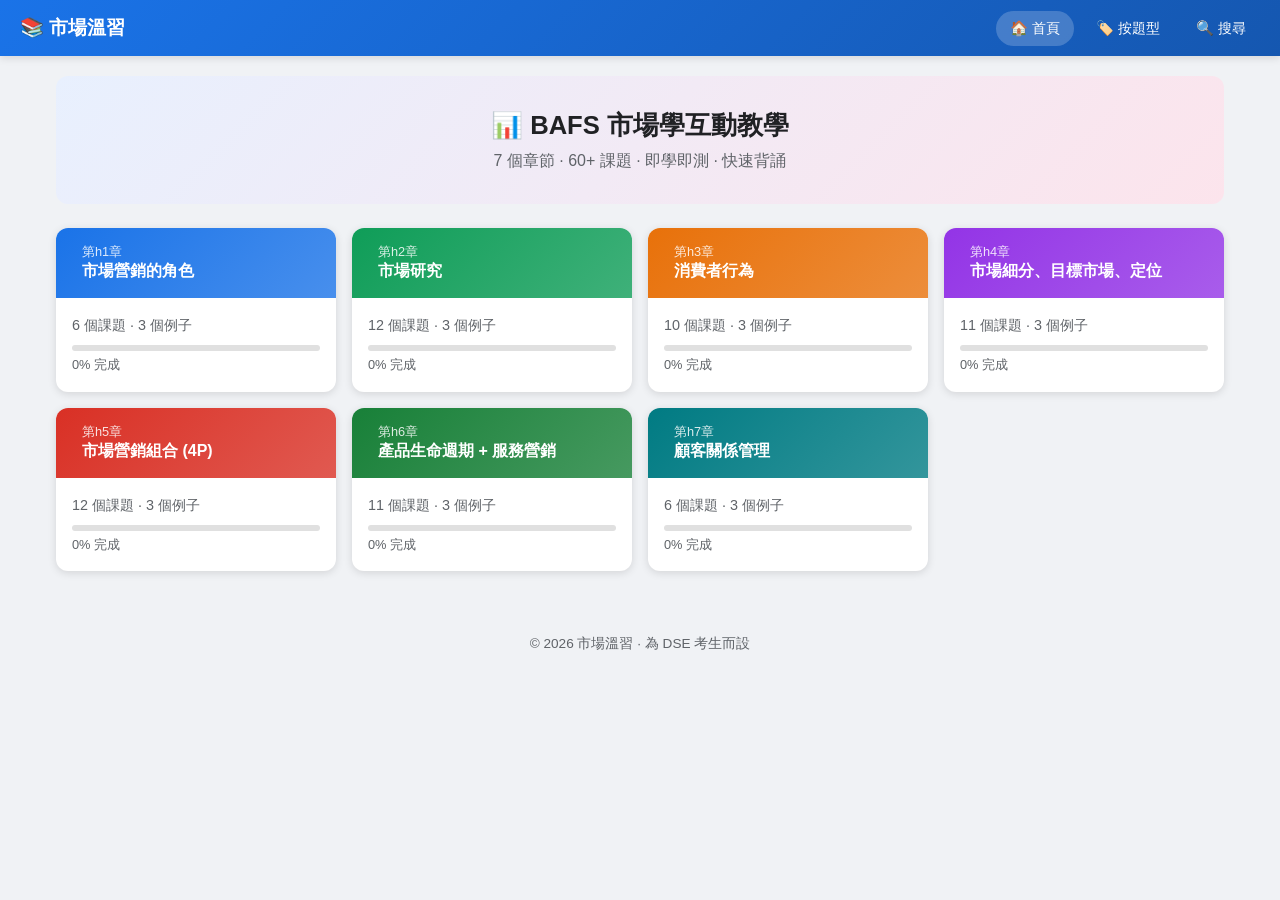
<file: index.html>
<!DOCTYPE html>
<html lang="zh-Hant">
<head>
<meta charset="UTF-8">
<meta name="viewport" content="width=device-width,initial-scale=1.0">
<title>市場溫習 | BAFS 市場學互動教學</title>
<link rel="stylesheet" href="css/style.css">
</head>
<body>
<nav class="nav">
<div class="nav-brand">📚 市場溫習</div>
<div class="nav-links">
<a href="index.html" class="active">🏠 首頁</a>
<a href="pages/qw-filter.html">🏷️ 按題型</a>
<a href="pages/search.html">🔍 搜尋</a>
</div>
</nav>
<main class="main">
<div class="hero">
<h1>📊 BAFS 市場學互動教學</h1>
<p>7 個章節 · 60+ 課題 · 即學即測 · 快速背誦</p>
</div>
<div class="grid" id="chapters-grid"></div>
</main>
<footer>© 2026 市場溫習 · 為 DSE 考生而設</footer>
<script src="js/data.js"></script>
<script src="js/app.js"></script>
</body>
</html>
</file>
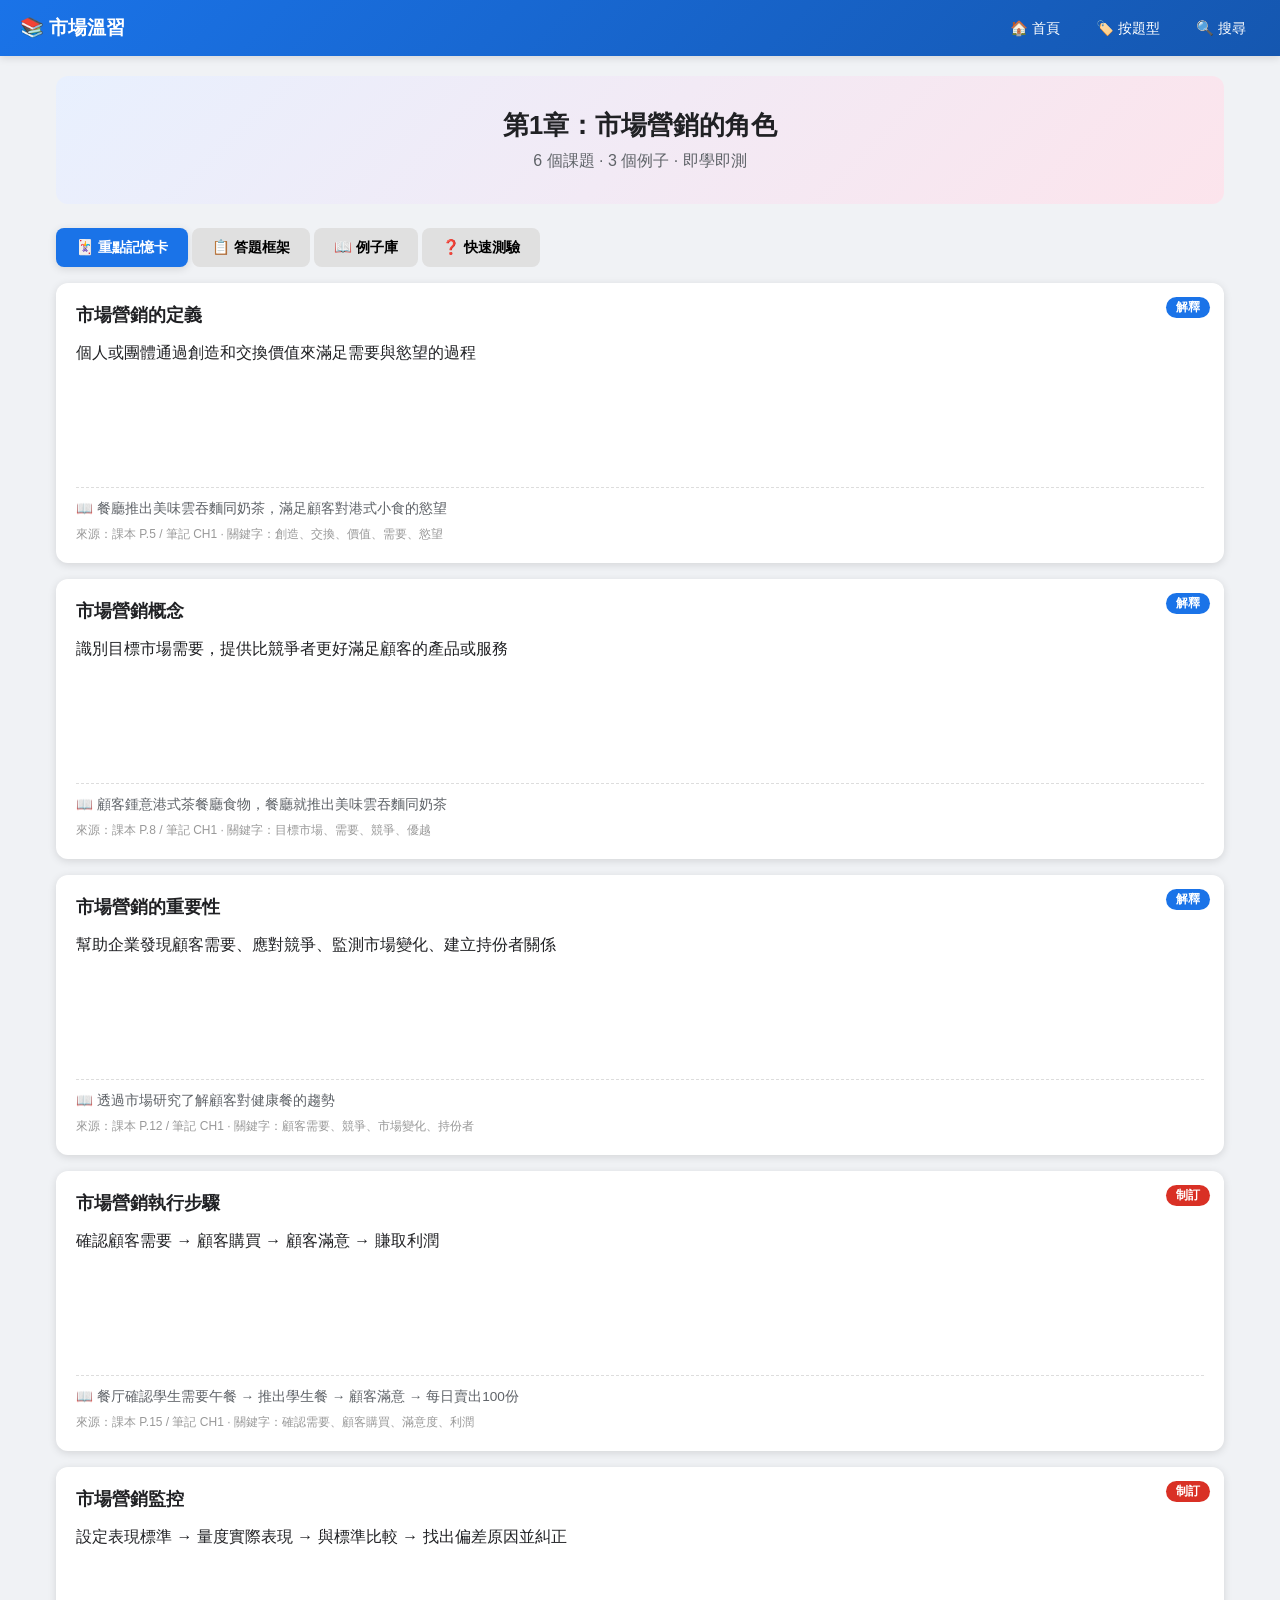
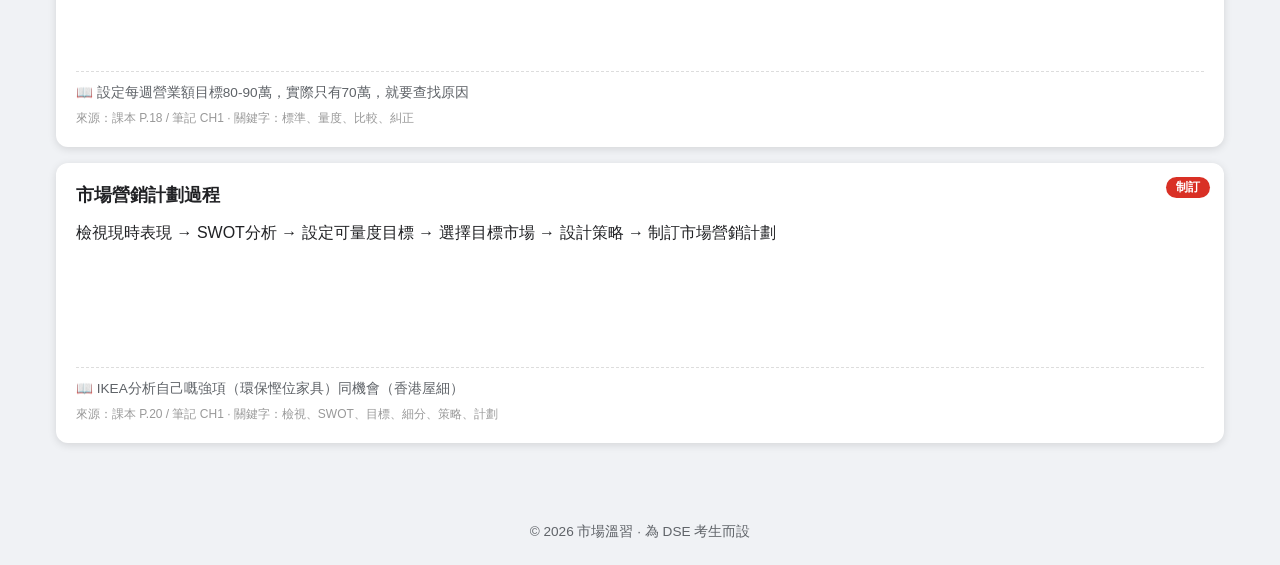
<file: pages/ch1.html>
<!DOCTYPE html>
<html lang="zh-Hant">
<head>
<meta charset="UTF-8">
<meta name="viewport" content="width=device-width,initial-scale=1.0">
<title>CH1 市場營銷的角色 | 市場溫習</title>
<link rel="stylesheet" href="../css/style.css">
</head>
<body>
<nav class="nav">
<div class="nav-brand">📚 市場溫習</div>
<div class="nav-links">
<a href="../index.html">🏠 首頁</a>
<a href="qw-filter.html">🏷️ 按題型</a>
<a href="search.html">🔍 搜尋</a>
</div>
</nav>
<main class="main">
<div class="hero">
<h1>第1章：市場營銷的角色</h1>
<p>6 個課題 · 3 個例子 · 即學即測</p>
</div>
<div class="tabs">
<button class="tab active" onclick="switchTab('tab-cards',this)">🃏 重點記憶卡</button>
<button class="tab" onclick="switchTab('tab-framework',this)">📋 答題框架</button>
<button class="tab" onclick="switchTab('tab-examples',this)">📖 例子庫</button>
<button class="tab" onclick="switchTab('tab-quiz',this)">❓ 快速測驗</button>
</div>
<div id="tab-cards" class="tab-content active"><div id="flashcards"></div></div>
<div id="tab-framework" class="tab-content"><div id="framework"></div></div>
<div id="tab-examples" class="tab-content"><div id="examples"></div></div>
<div id="tab-quiz" class="tab-content"><div id="quiz-container"></div></div>
</main>
<footer>© 2026 市場溫習 · 為 DSE 考生而設</footer>
<script src="../js/data.js"></script>
<script src="../js/app.js"></script>
</body>
</html>
</file>
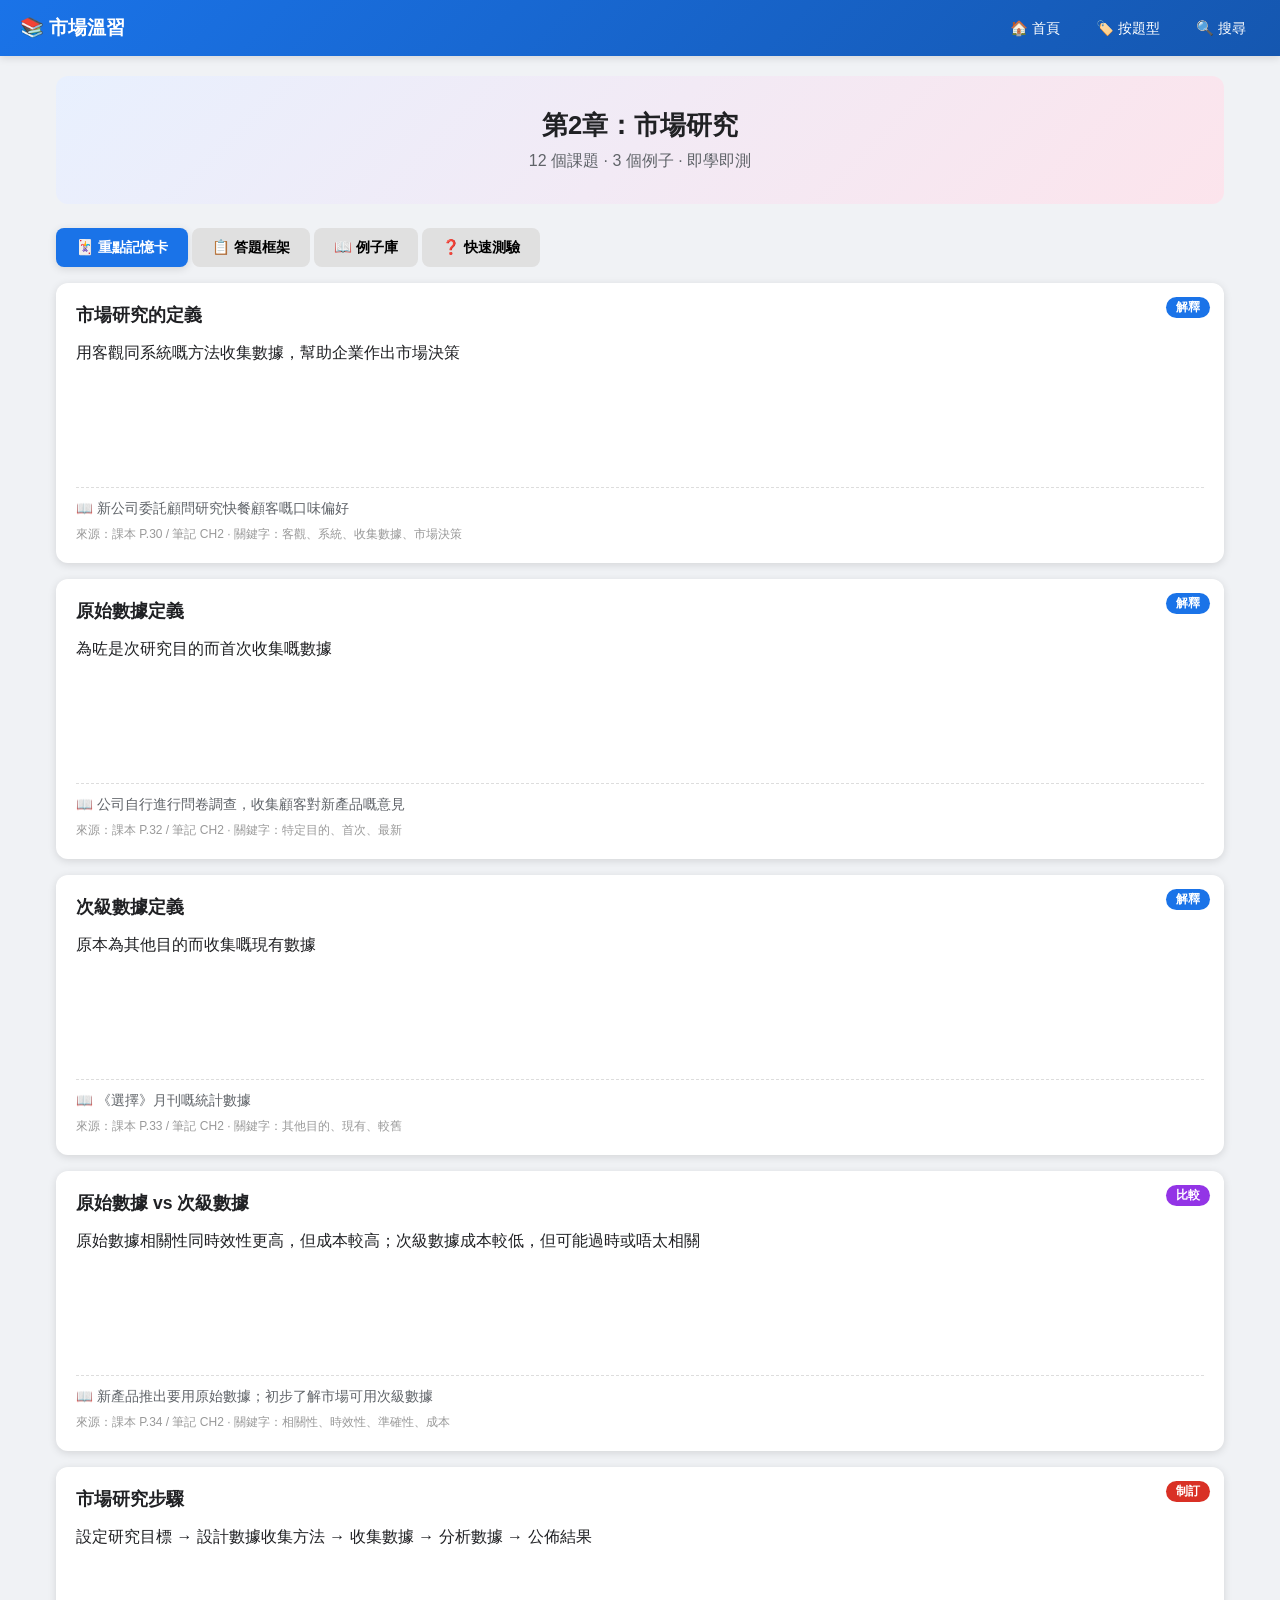
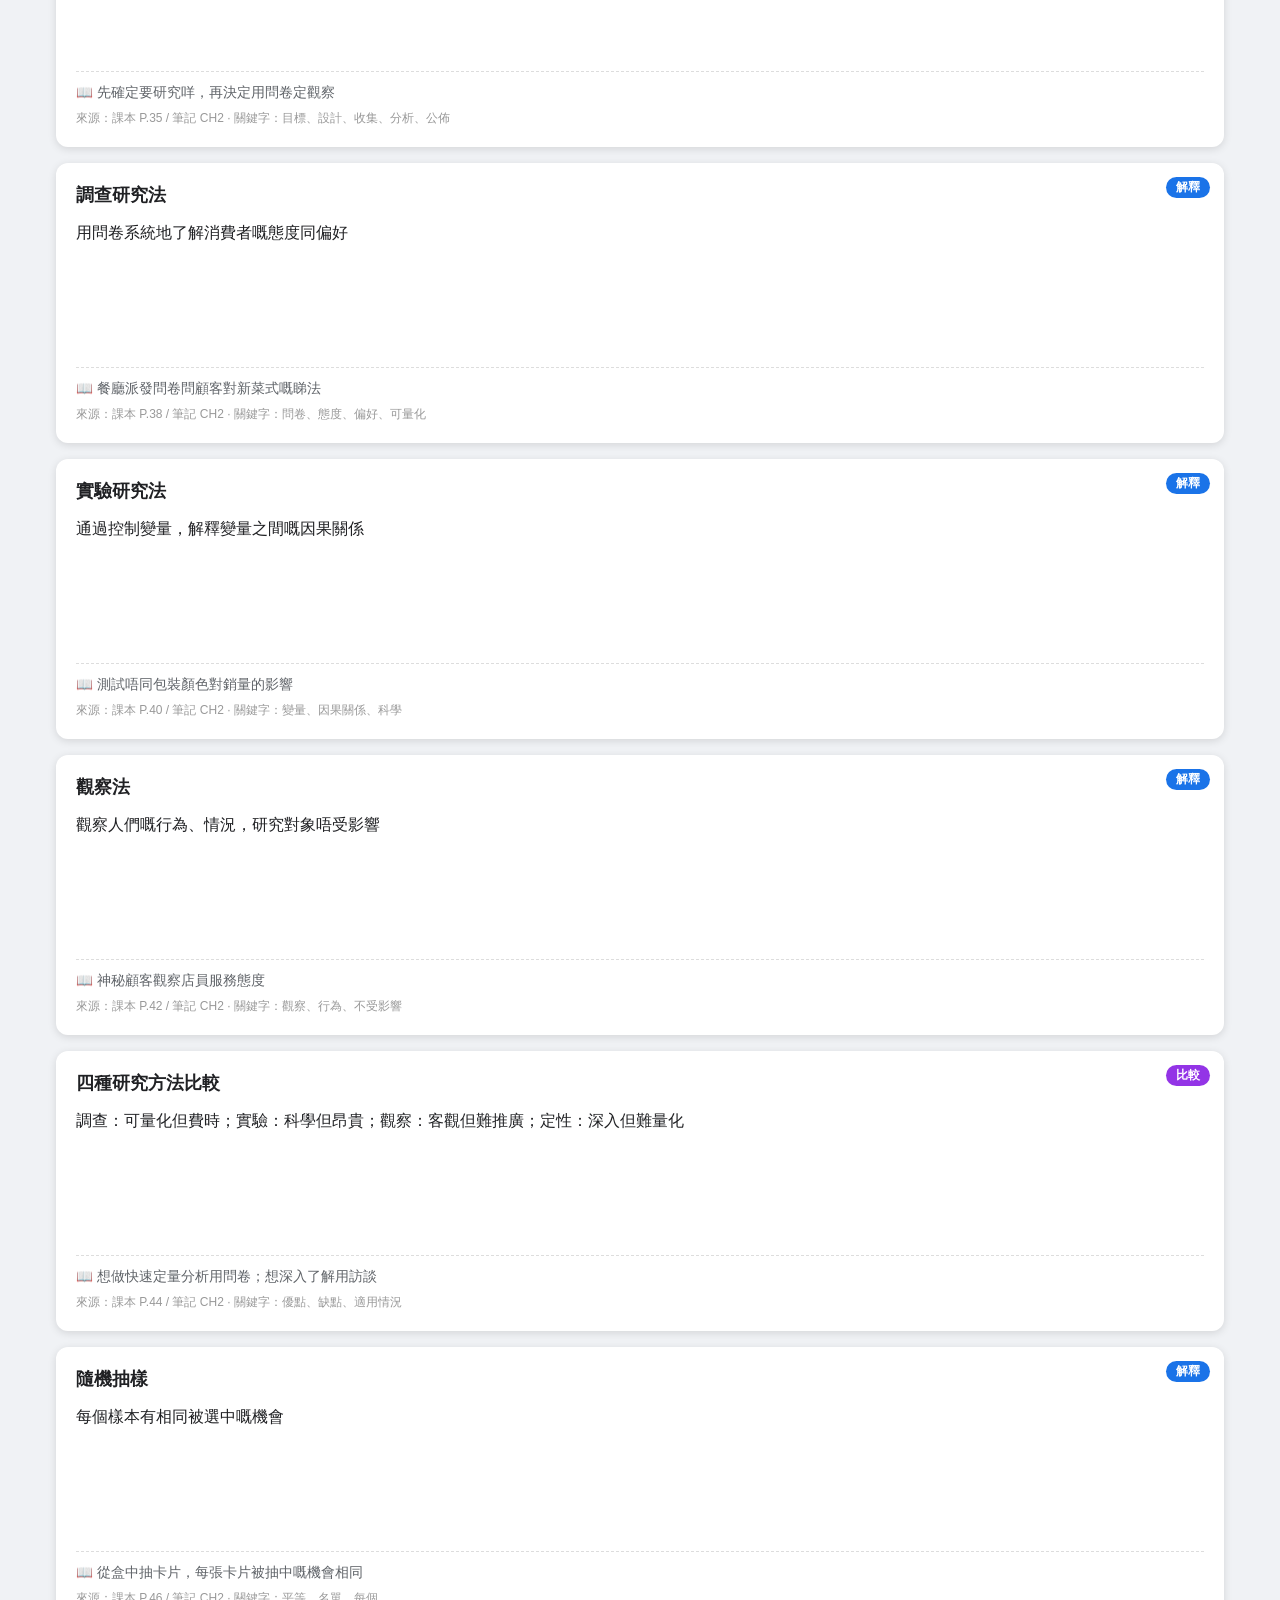
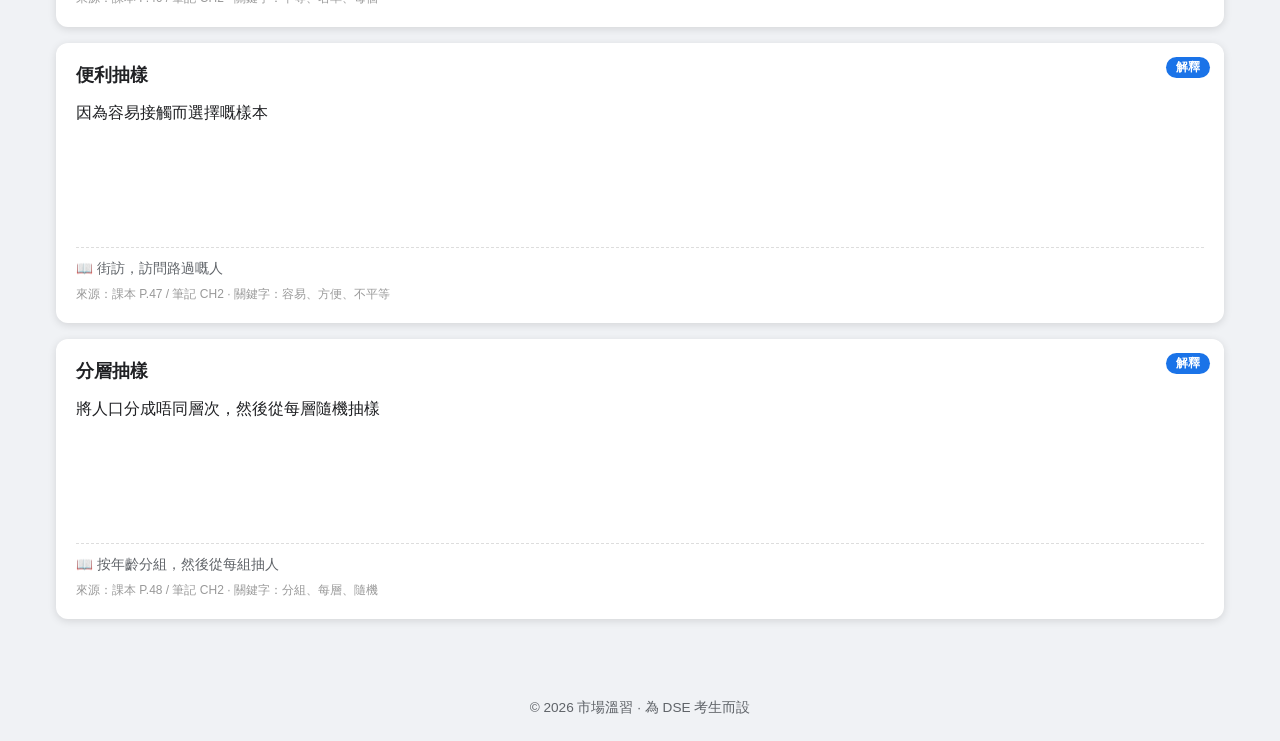
<file: pages/ch2.html>
<!DOCTYPE html>
<html lang="zh-Hant">
<head>
<meta charset="UTF-8">
<meta name="viewport" content="width=device-width,initial-scale=1.0">
<title>CH2 市場研究 | 市場溫習</title>
<link rel="stylesheet" href="../css/style.css">
</head>
<body>
<nav class="nav">
<div class="nav-brand">📚 市場溫習</div>
<div class="nav-links">
<a href="../index.html">🏠 首頁</a>
<a href="qw-filter.html">🏷️ 按題型</a>
<a href="search.html">🔍 搜尋</a>
</div>
</nav>
<main class="main">
<div class="hero">
<h1>第2章：市場研究</h1>
<p>12 個課題 · 3 個例子 · 即學即測</p>
</div>
<div class="tabs">
<button class="tab active" onclick="switchTab('tab-cards',this)">🃏 重點記憶卡</button>
<button class="tab" onclick="switchTab('tab-framework',this)">📋 答題框架</button>
<button class="tab" onclick="switchTab('tab-examples',this)">📖 例子庫</button>
<button class="tab" onclick="switchTab('tab-quiz',this)">❓ 快速測驗</button>
</div>
<div id="tab-cards" class="tab-content active"><div id="flashcards"></div></div>
<div id="tab-framework" class="tab-content"><div id="framework"></div></div>
<div id="tab-examples" class="tab-content"><div id="examples"></div></div>
<div id="tab-quiz" class="tab-content"><div id="quiz-container"></div></div>
</main>
<footer>© 2026 市場溫習 · 為 DSE 考生而設</footer>
<script src="../js/data.js"></script>
<script src="../js/app.js"></script>
</body>
</html>
</file>
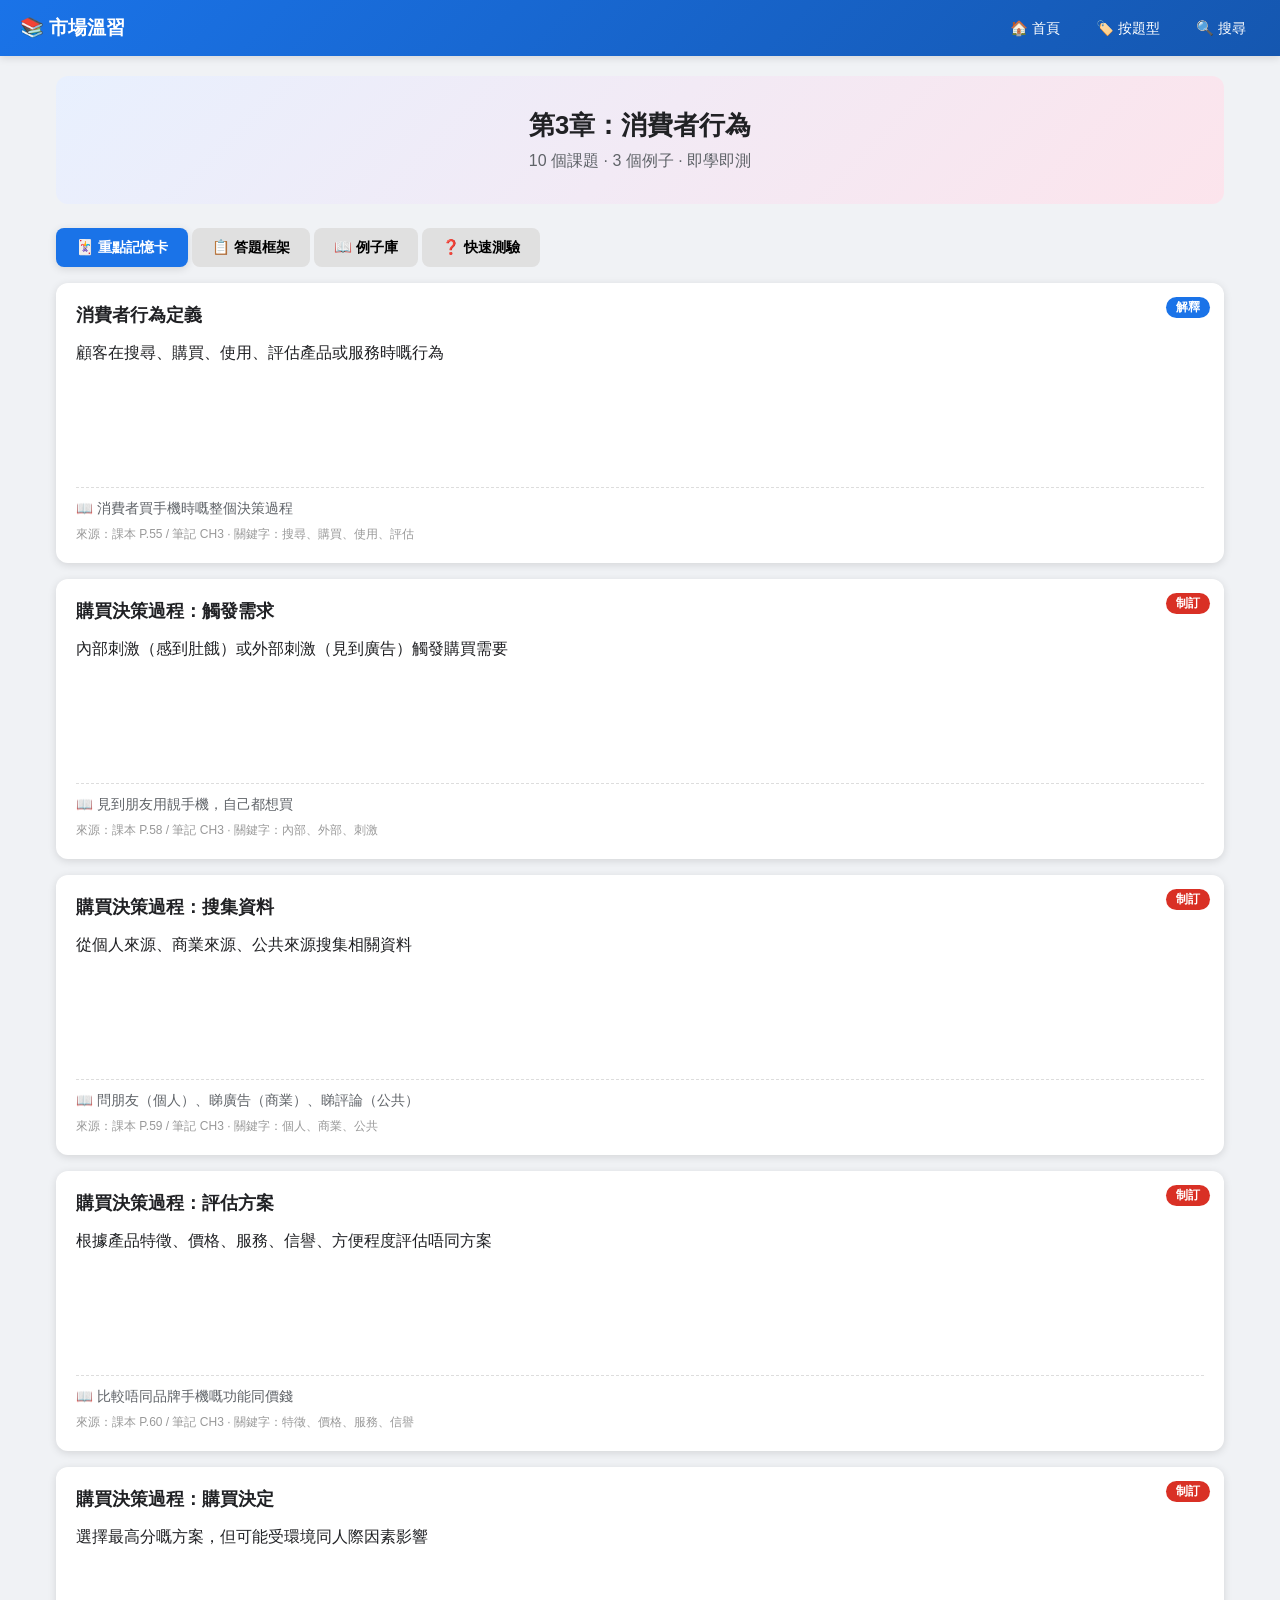
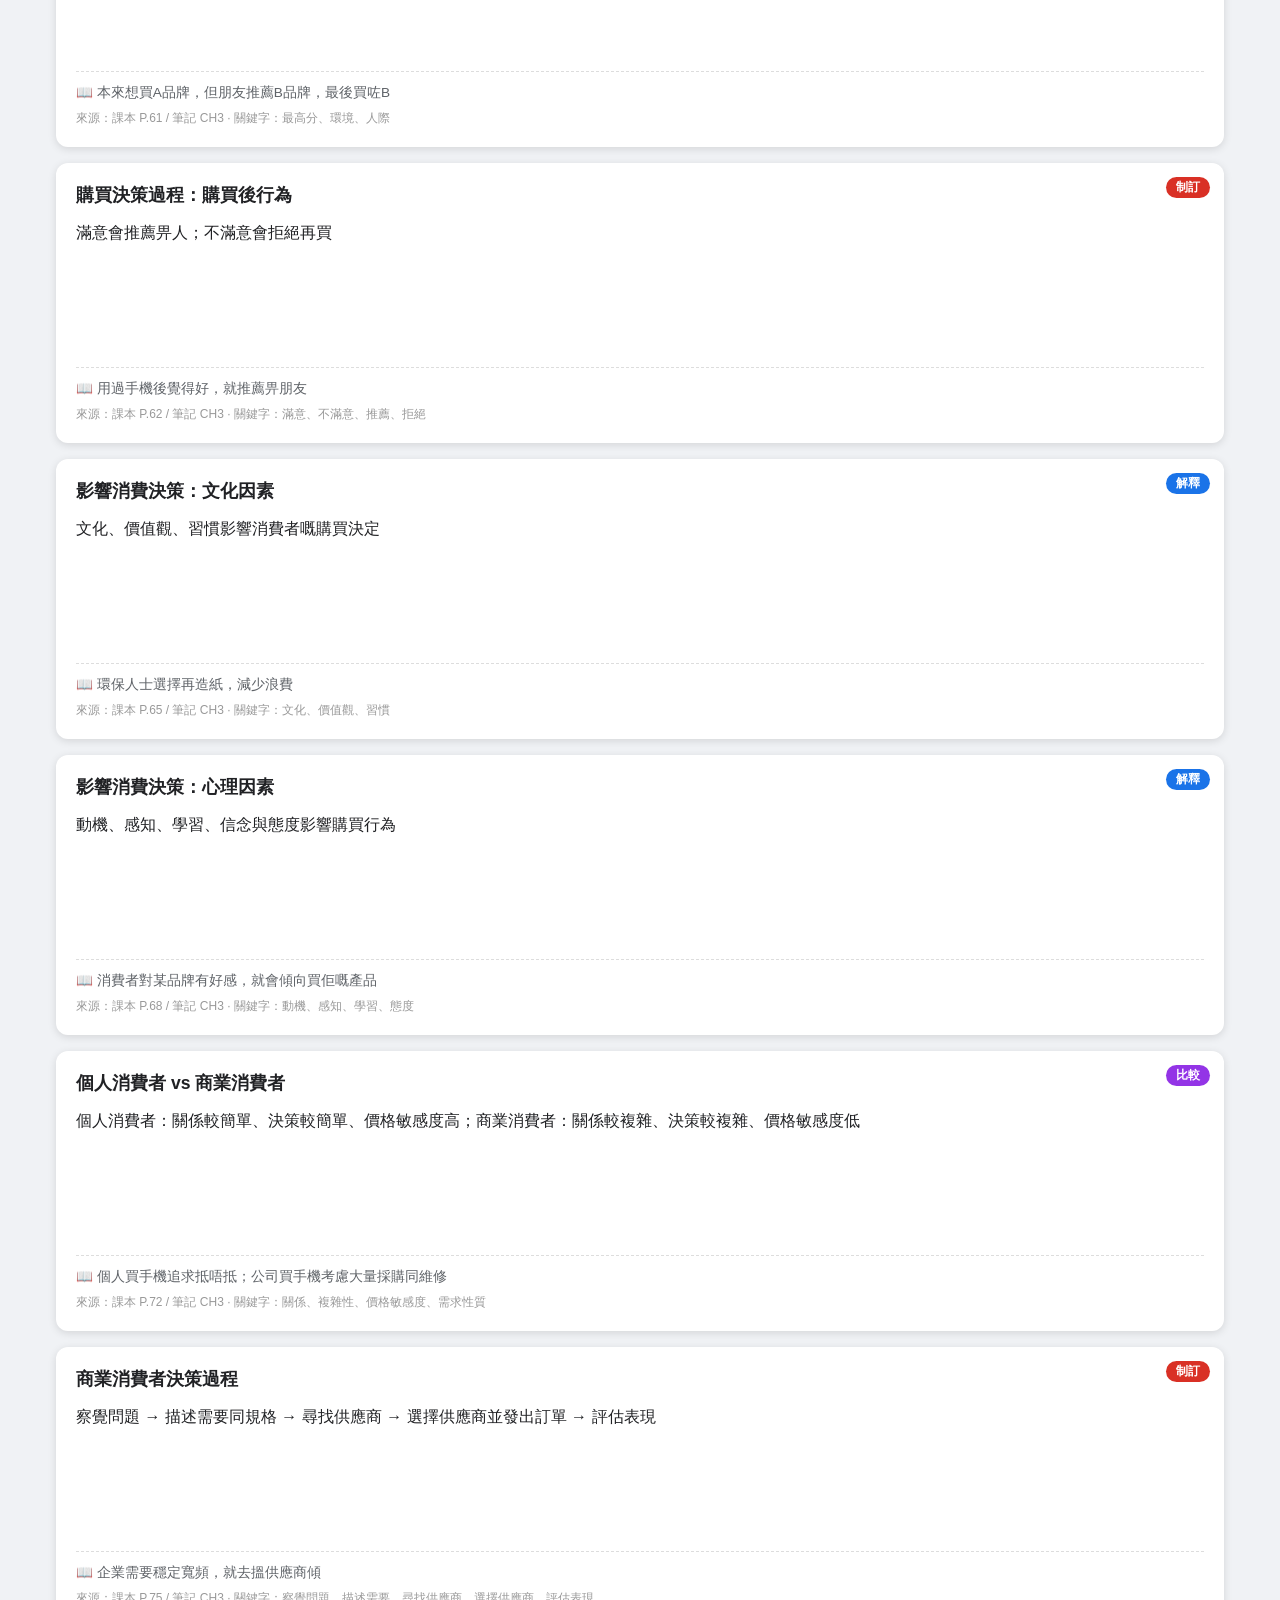
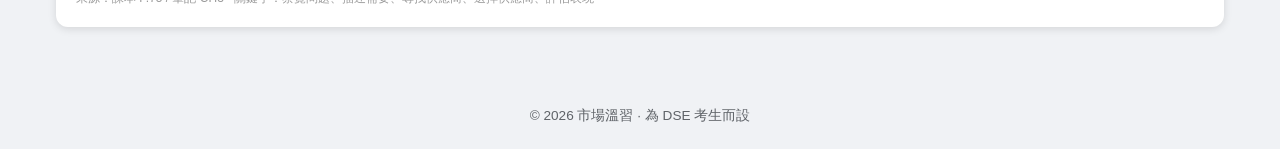
<file: pages/ch3.html>
<!DOCTYPE html>
<html lang="zh-Hant">
<head>
<meta charset="UTF-8">
<meta name="viewport" content="width=device-width,initial-scale=1.0">
<title>CH3 消費者行為 | 市場溫習</title>
<link rel="stylesheet" href="../css/style.css">
</head>
<body>
<nav class="nav">
<div class="nav-brand">📚 市場溫習</div>
<div class="nav-links">
<a href="../index.html">🏠 首頁</a>
<a href="qw-filter.html">🏷️ 按題型</a>
<a href="search.html">🔍 搜尋</a>
</div>
</nav>
<main class="main">
<div class="hero">
<h1>第3章：消費者行為</h1>
<p>10 個課題 · 3 個例子 · 即學即測</p>
</div>
<div class="tabs">
<button class="tab active" onclick="switchTab('tab-cards',this)">🃏 重點記憶卡</button>
<button class="tab" onclick="switchTab('tab-framework',this)">📋 答題框架</button>
<button class="tab" onclick="switchTab('tab-examples',this)">📖 例子庫</button>
<button class="tab" onclick="switchTab('tab-quiz',this)">❓ 快速測驗</button>
</div>
<div id="tab-cards" class="tab-content active"><div id="flashcards"></div></div>
<div id="tab-framework" class="tab-content"><div id="framework"></div></div>
<div id="tab-examples" class="tab-content"><div id="examples"></div></div>
<div id="tab-quiz" class="tab-content"><div id="quiz-container"></div></div>
</main>
<footer>© 2026 市場溫習 · 為 DSE 考生而設</footer>
<script src="../js/data.js"></script>
<script src="../js/app.js"></script>
</body>
</html>
</file>
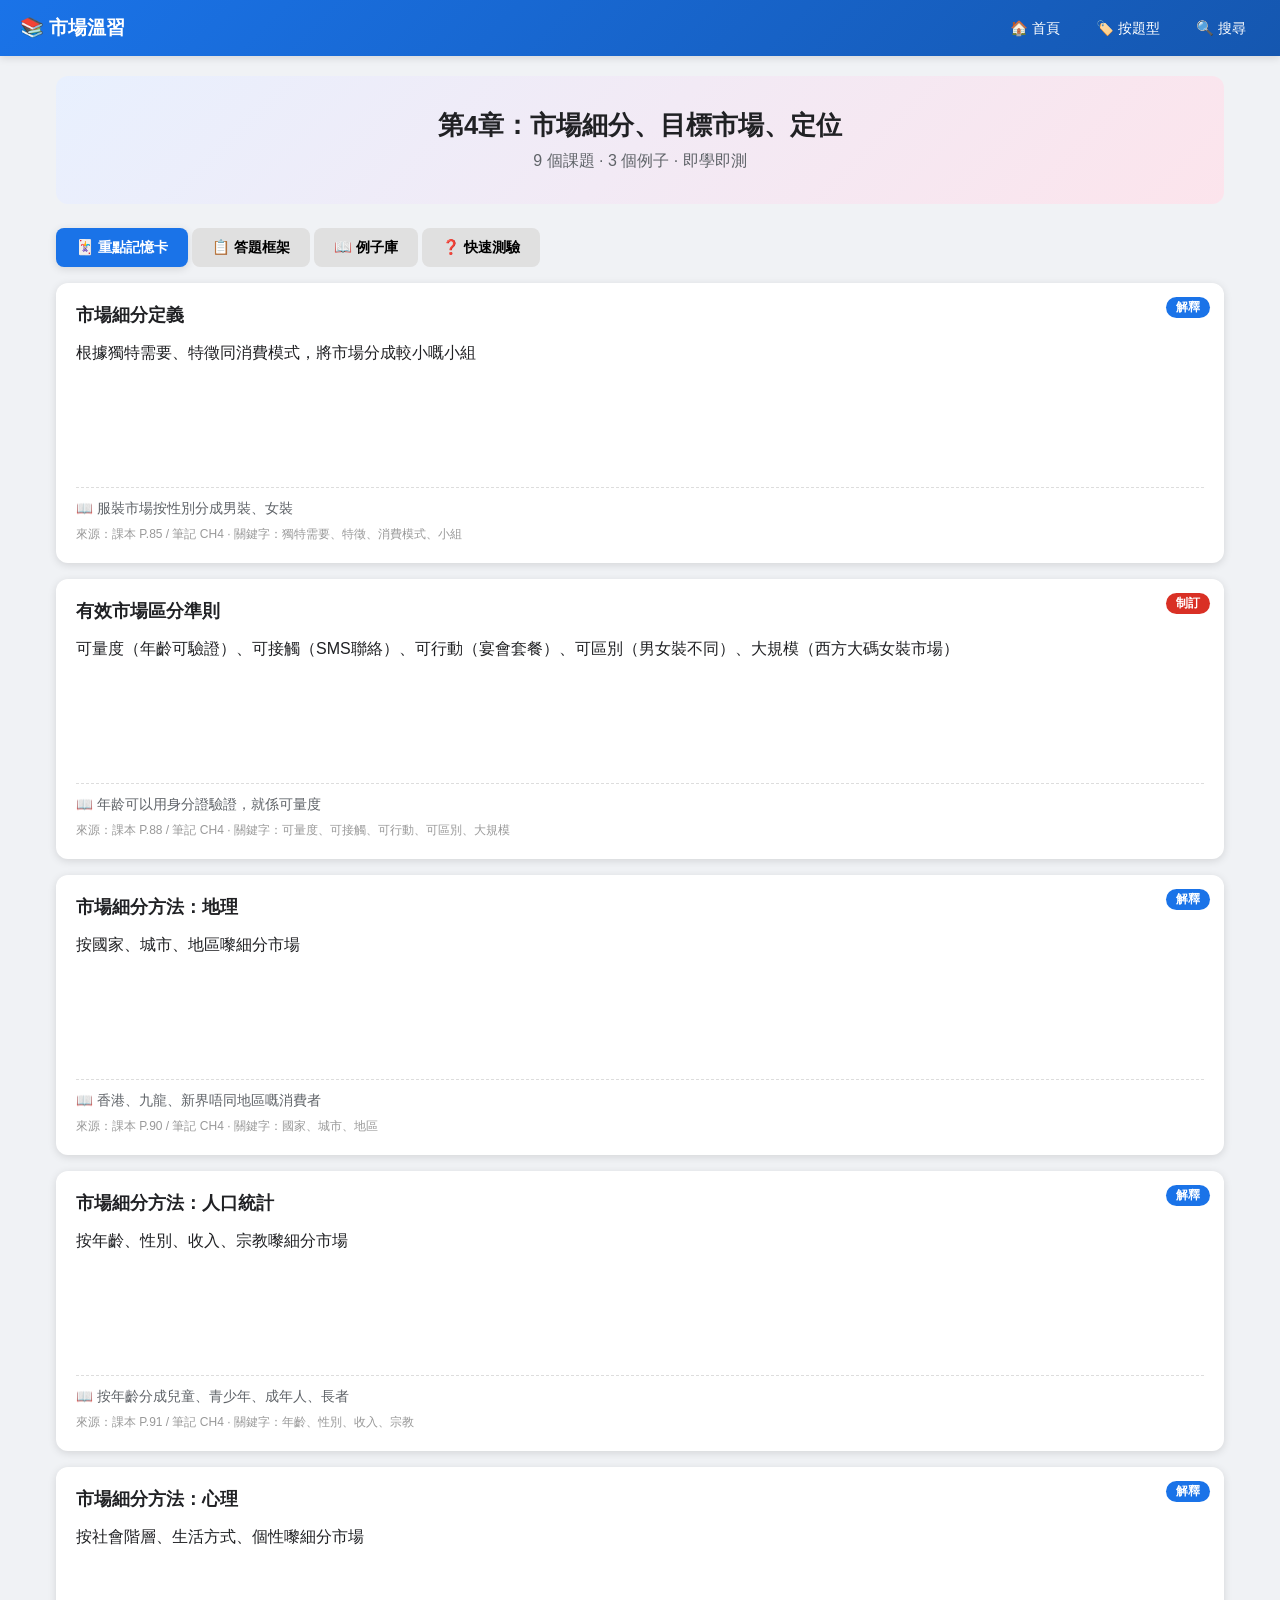
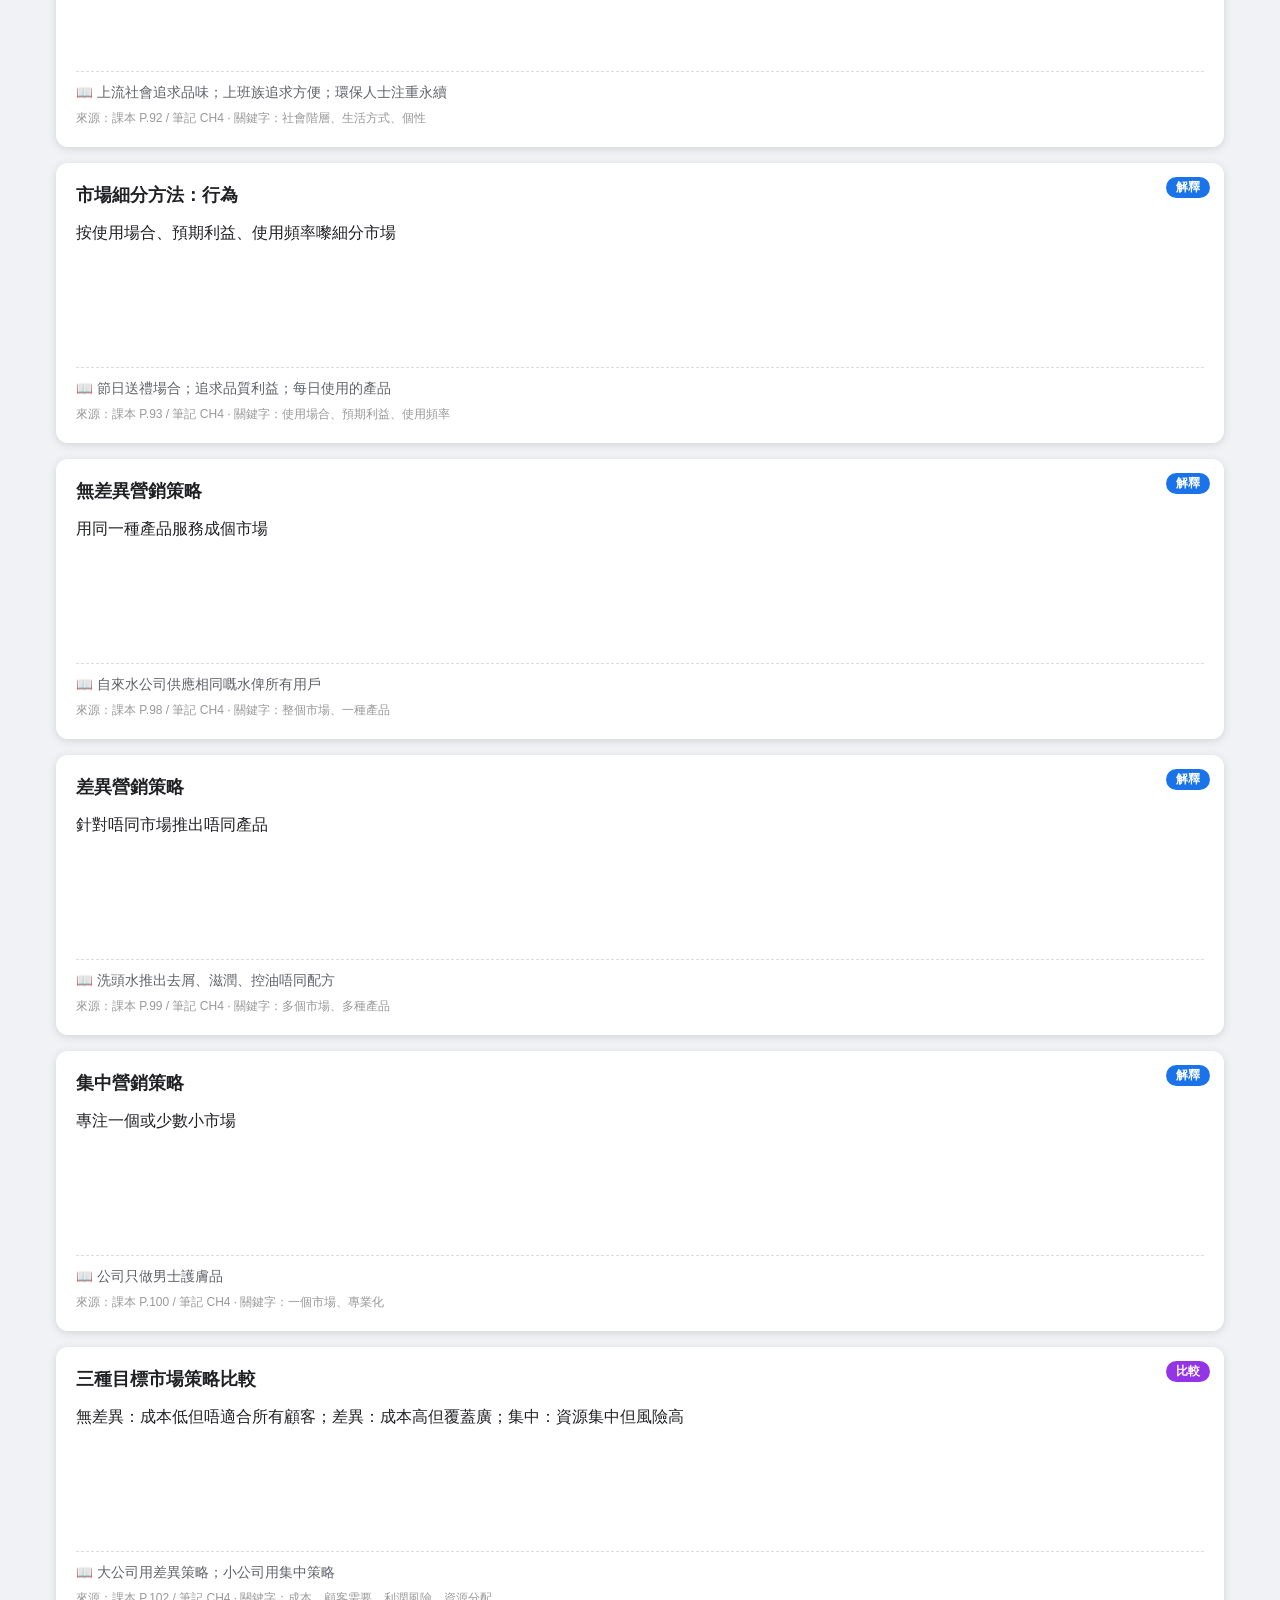
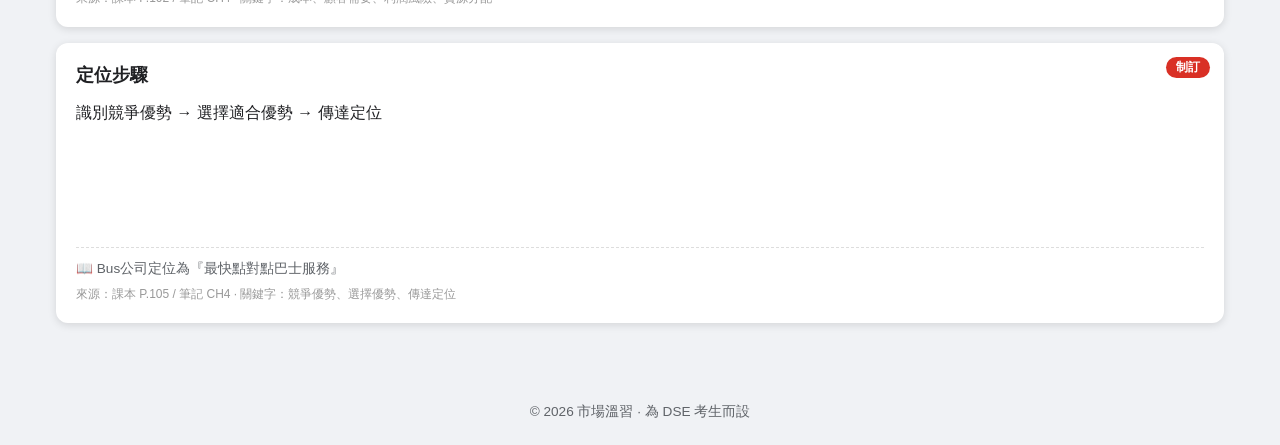
<file: pages/ch4.html>
<!DOCTYPE html>
<html lang="zh-Hant">
<head>
<meta charset="UTF-8">
<meta name="viewport" content="width=device-width,initial-scale=1.0">
<title>CH4 市場細分、目標市場、定位 | 市場溫習</title>
<link rel="stylesheet" href="../css/style.css">
</head>
<body>
<nav class="nav">
<div class="nav-brand">📚 市場溫習</div>
<div class="nav-links">
<a href="../index.html">🏠 首頁</a>
<a href="qw-filter.html">🏷️ 按題型</a>
<a href="search.html">🔍 搜尋</a>
</div>
</nav>
<main class="main">
<div class="hero">
<h1>第4章：市場細分、目標市場、定位</h1>
<p>9 個課題 · 3 個例子 · 即學即測</p>
</div>
<div class="tabs">
<button class="tab active" onclick="switchTab('tab-cards',this)">🃏 重點記憶卡</button>
<button class="tab" onclick="switchTab('tab-framework',this)">📋 答題框架</button>
<button class="tab" onclick="switchTab('tab-examples',this)">📖 例子庫</button>
<button class="tab" onclick="switchTab('tab-quiz',this)">❓ 快速測驗</button>
</div>
<div id="tab-cards" class="tab-content active"><div id="flashcards"></div></div>
<div id="tab-framework" class="tab-content"><div id="framework"></div></div>
<div id="tab-examples" class="tab-content"><div id="examples"></div></div>
<div id="tab-quiz" class="tab-content"><div id="quiz-container"></div></div>
</main>
<footer>© 2026 市場溫習 · 為 DSE 考生而設</footer>
<script src="../js/data.js"></script>
<script src="../js/app.js"></script>
</body>
</html>
</file>
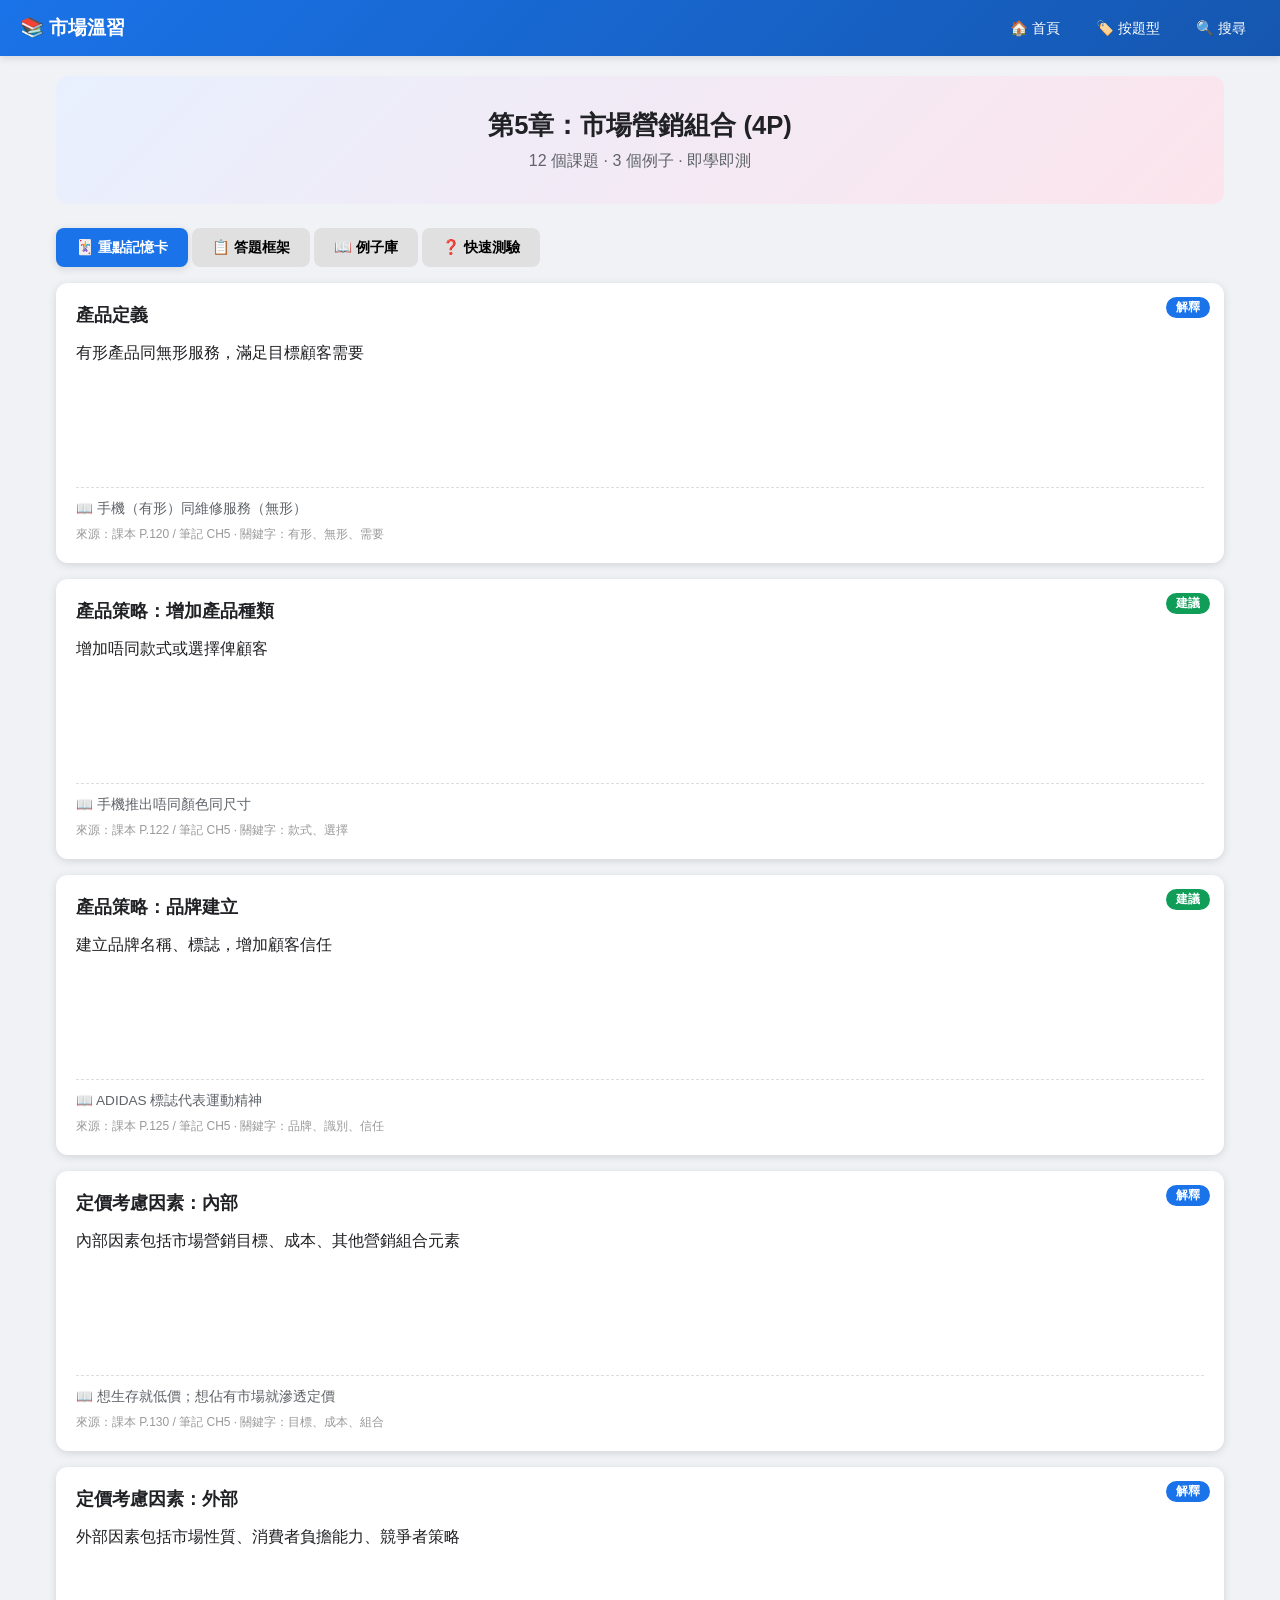
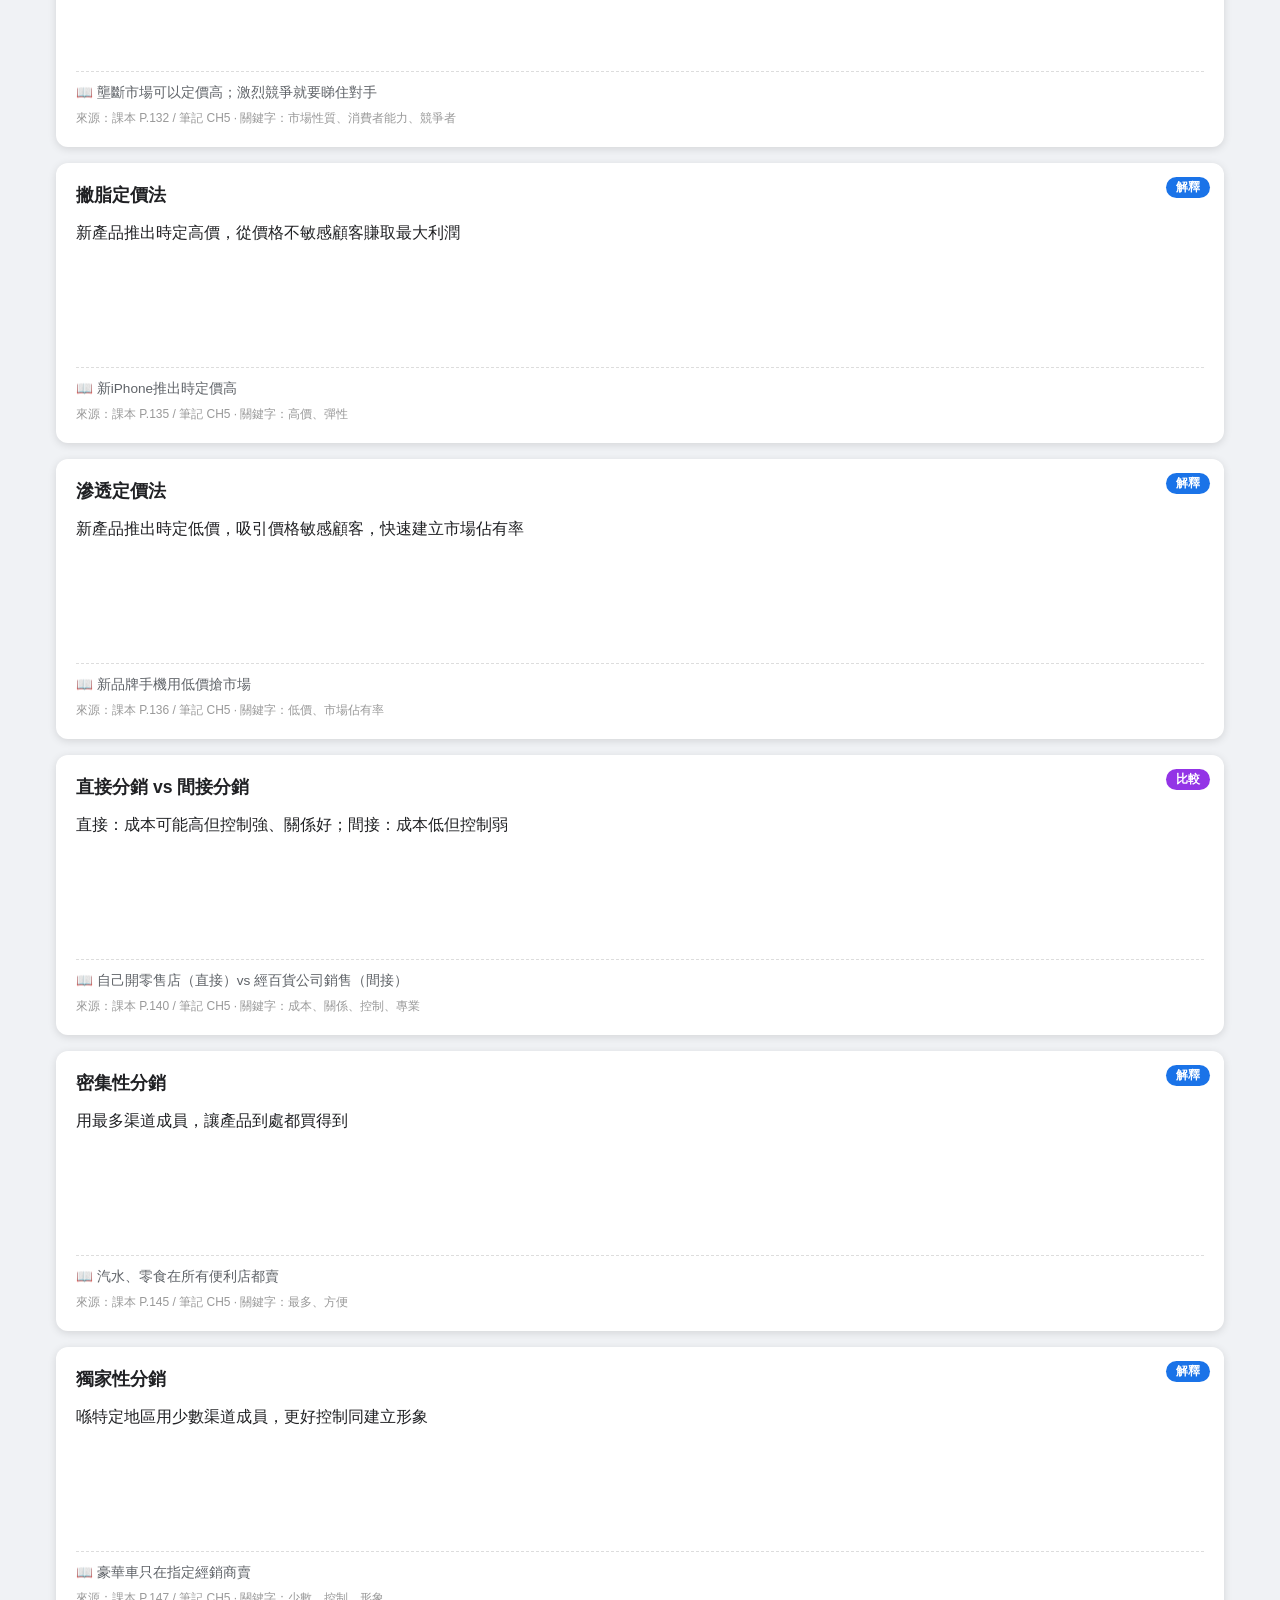
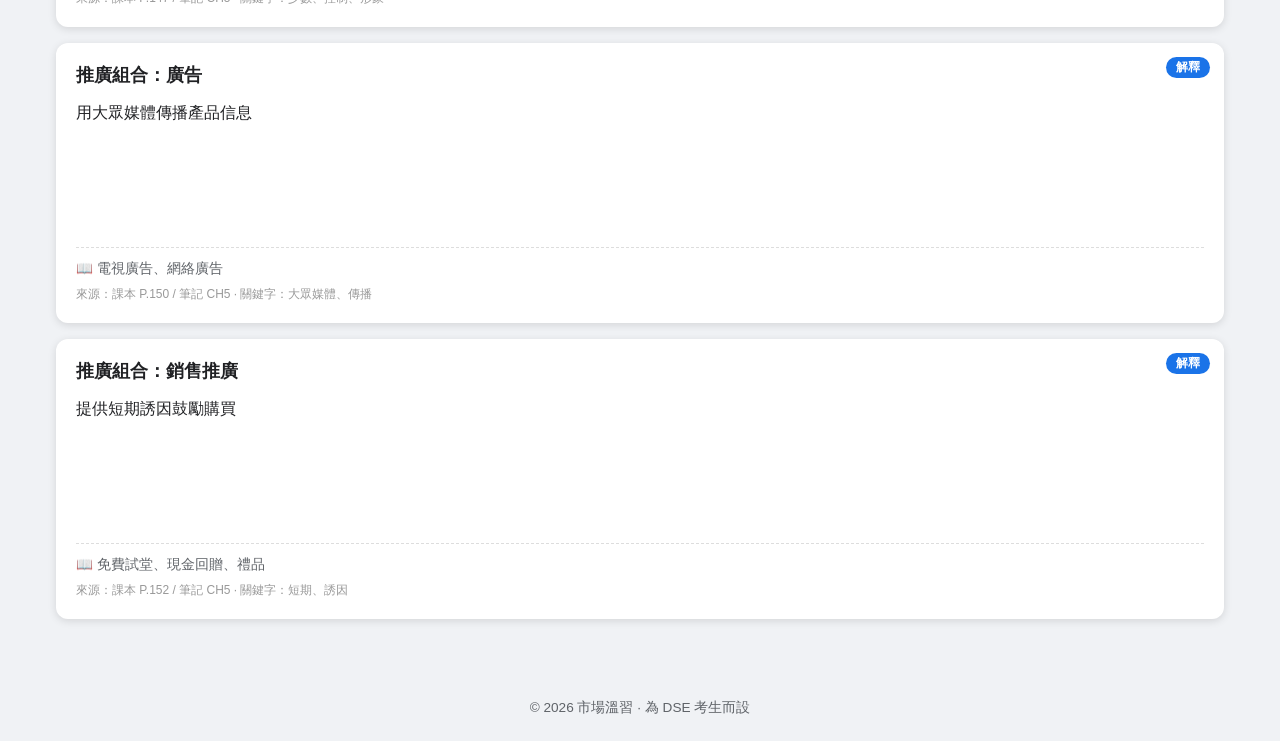
<file: pages/ch5.html>
<!DOCTYPE html>
<html lang="zh-Hant">
<head>
<meta charset="UTF-8">
<meta name="viewport" content="width=device-width,initial-scale=1.0">
<title>CH5 市場營銷組合 (4P) | 市場溫習</title>
<link rel="stylesheet" href="../css/style.css">
</head>
<body>
<nav class="nav">
<div class="nav-brand">📚 市場溫習</div>
<div class="nav-links">
<a href="../index.html">🏠 首頁</a>
<a href="qw-filter.html">🏷️ 按題型</a>
<a href="search.html">🔍 搜尋</a>
</div>
</nav>
<main class="main">
<div class="hero">
<h1>第5章：市場營銷組合 (4P)</h1>
<p>12 個課題 · 3 個例子 · 即學即測</p>
</div>
<div class="tabs">
<button class="tab active" onclick="switchTab('tab-cards',this)">🃏 重點記憶卡</button>
<button class="tab" onclick="switchTab('tab-framework',this)">📋 答題框架</button>
<button class="tab" onclick="switchTab('tab-examples',this)">📖 例子庫</button>
<button class="tab" onclick="switchTab('tab-quiz',this)">❓ 快速測驗</button>
</div>
<div id="tab-cards" class="tab-content active"><div id="flashcards"></div></div>
<div id="tab-framework" class="tab-content"><div id="framework"></div></div>
<div id="tab-examples" class="tab-content"><div id="examples"></div></div>
<div id="tab-quiz" class="tab-content"><div id="quiz-container"></div></div>
</main>
<footer>© 2026 市場溫習 · 為 DSE 考生而設</footer>
<script src="../js/data.js"></script>
<script src="../js/app.js"></script>
</body>
</html>
</file>
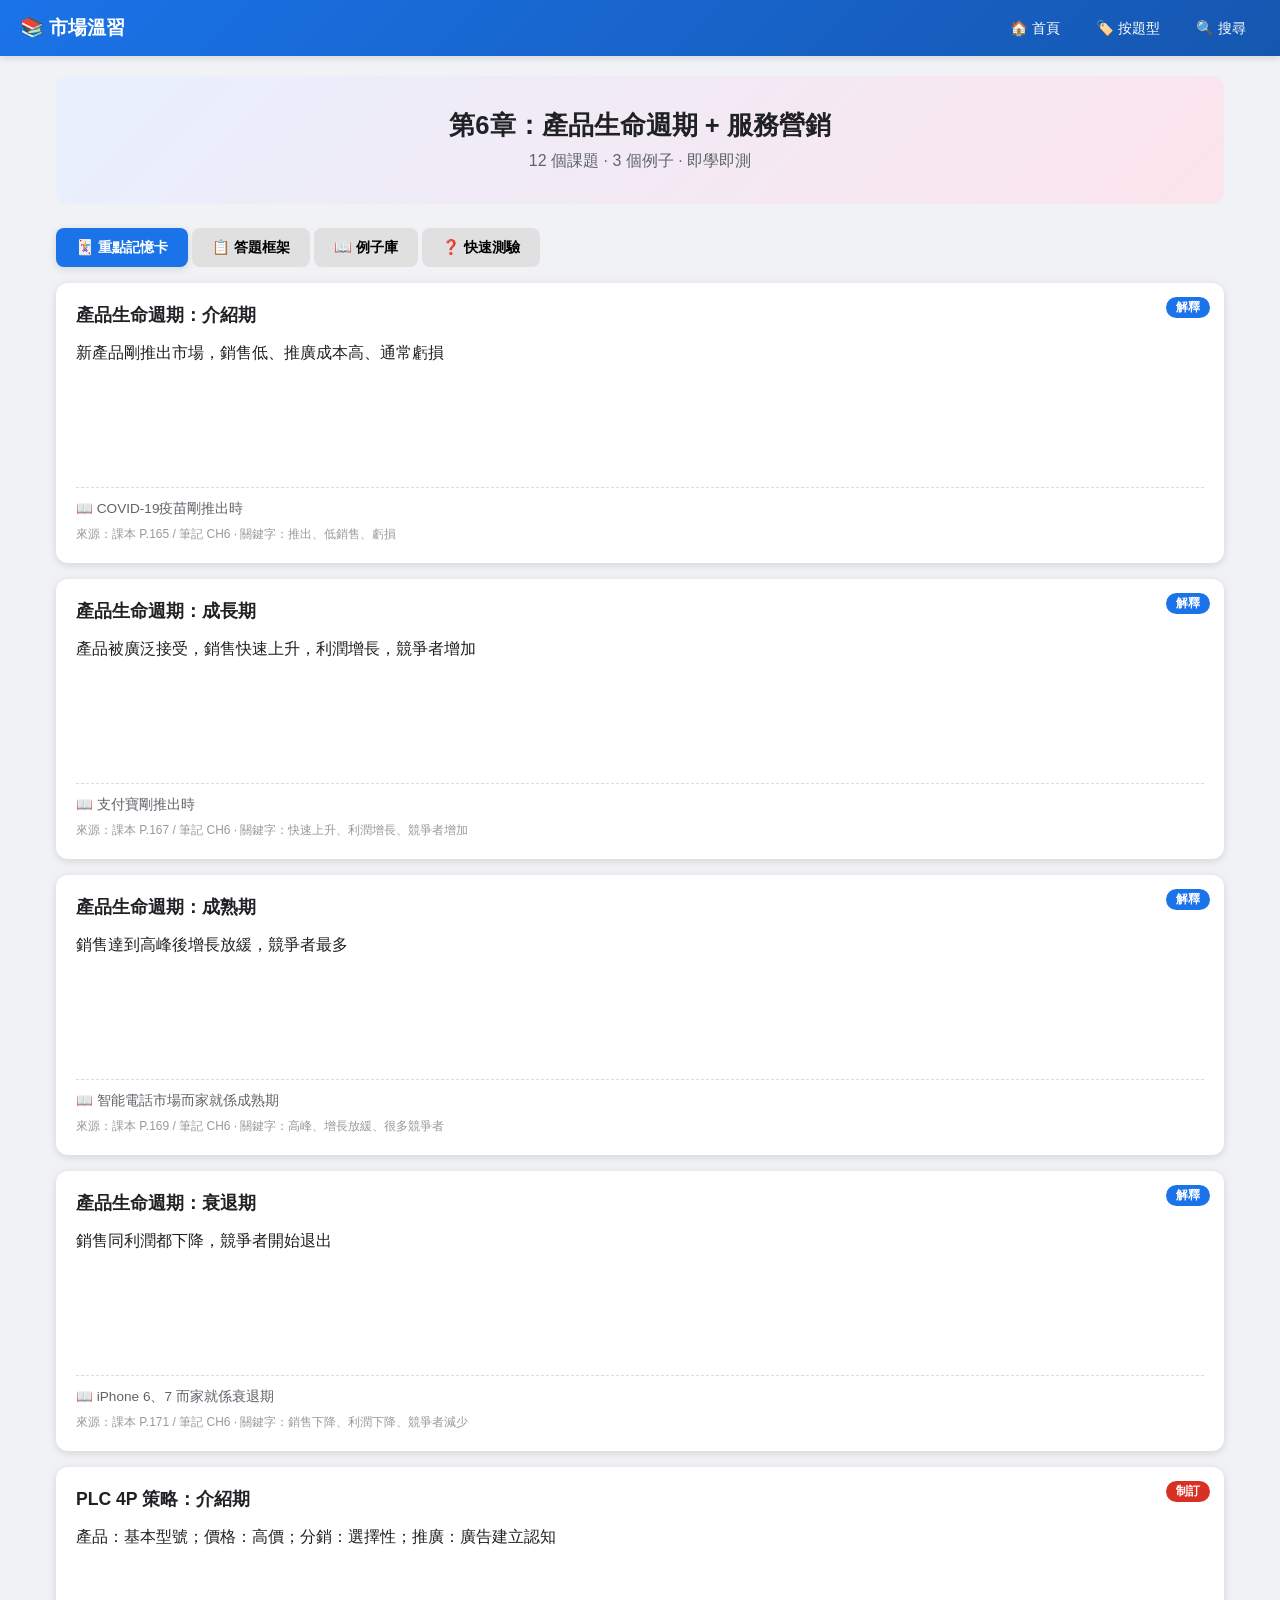
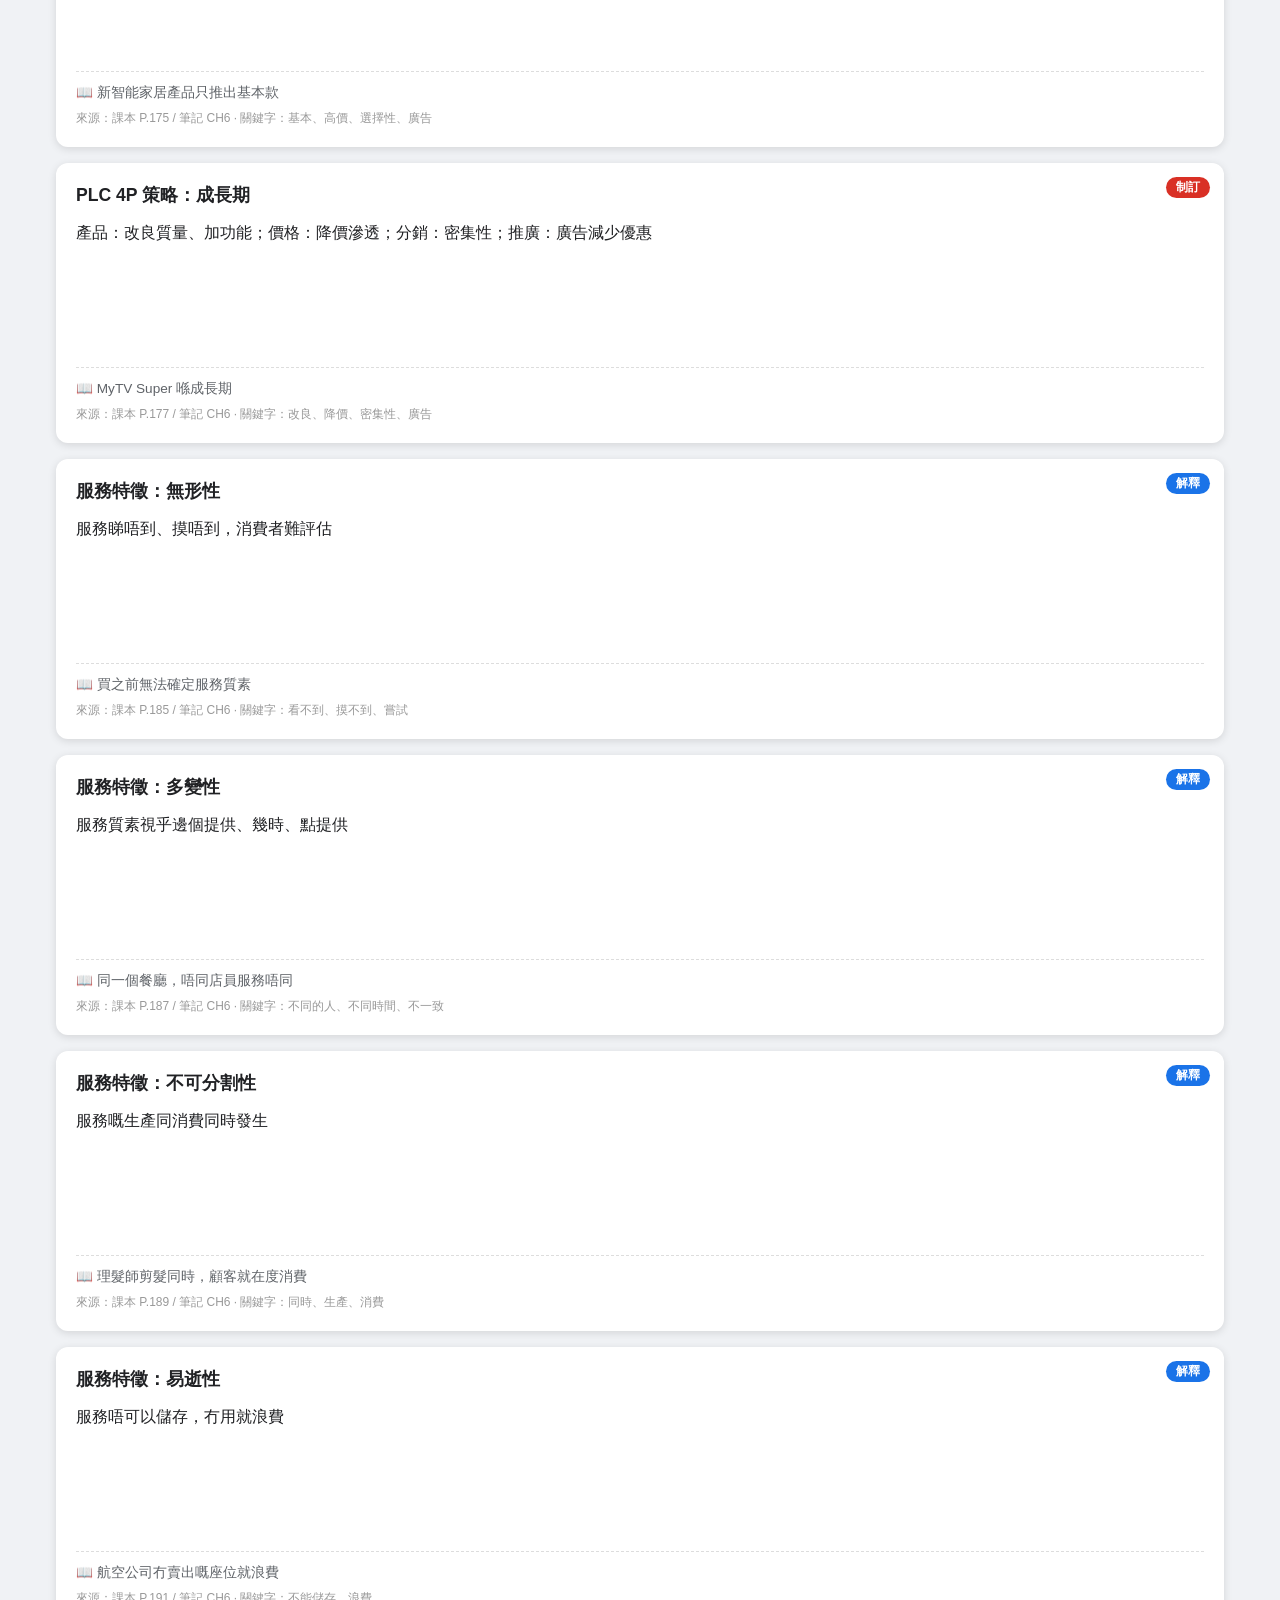
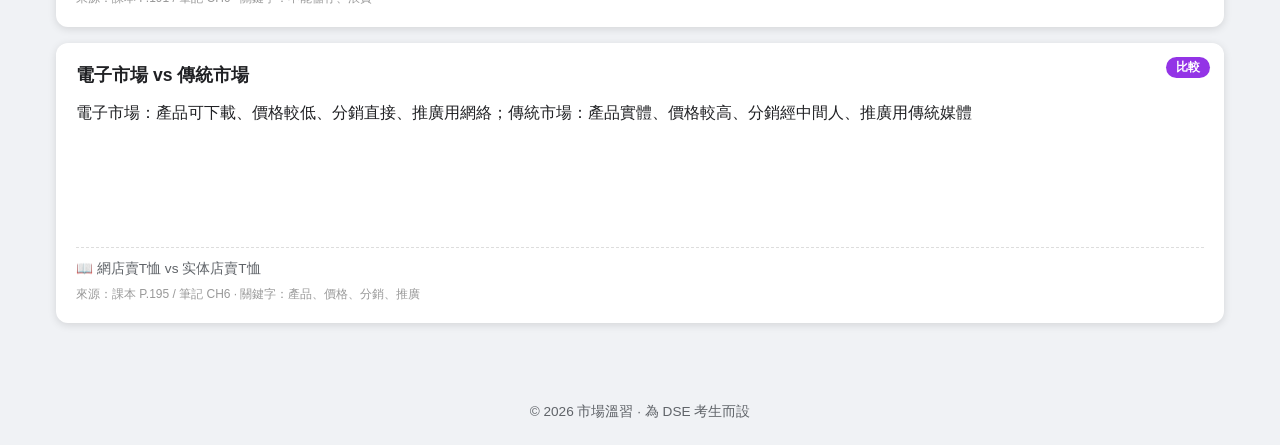
<file: pages/ch6.html>
<!DOCTYPE html>
<html lang="zh-Hant">
<head>
<meta charset="UTF-8">
<meta name="viewport" content="width=device-width,initial-scale=1.0">
<title>CH6 產品生命週期 + 服務營銷 | 市場溫習</title>
<link rel="stylesheet" href="../css/style.css">
</head>
<body>
<nav class="nav">
<div class="nav-brand">📚 市場溫習</div>
<div class="nav-links">
<a href="../index.html">🏠 首頁</a>
<a href="qw-filter.html">🏷️ 按題型</a>
<a href="search.html">🔍 搜尋</a>
</div>
</nav>
<main class="main">
<div class="hero">
<h1>第6章：產品生命週期 + 服務營銷</h1>
<p>12 個課題 · 3 個例子 · 即學即測</p>
</div>
<div class="tabs">
<button class="tab active" onclick="switchTab('tab-cards',this)">🃏 重點記憶卡</button>
<button class="tab" onclick="switchTab('tab-framework',this)">📋 答題框架</button>
<button class="tab" onclick="switchTab('tab-examples',this)">📖 例子庫</button>
<button class="tab" onclick="switchTab('tab-quiz',this)">❓ 快速測驗</button>
</div>
<div id="tab-cards" class="tab-content active"><div id="flashcards"></div></div>
<div id="tab-framework" class="tab-content"><div id="framework"></div></div>
<div id="tab-examples" class="tab-content"><div id="examples"></div></div>
<div id="tab-quiz" class="tab-content"><div id="quiz-container"></div></div>
</main>
<footer>© 2026 市場溫習 · 為 DSE 考生而設</footer>
<script src="../js/data.js"></script>
<script src="../js/app.js"></script>
</body>
</html>
</file>
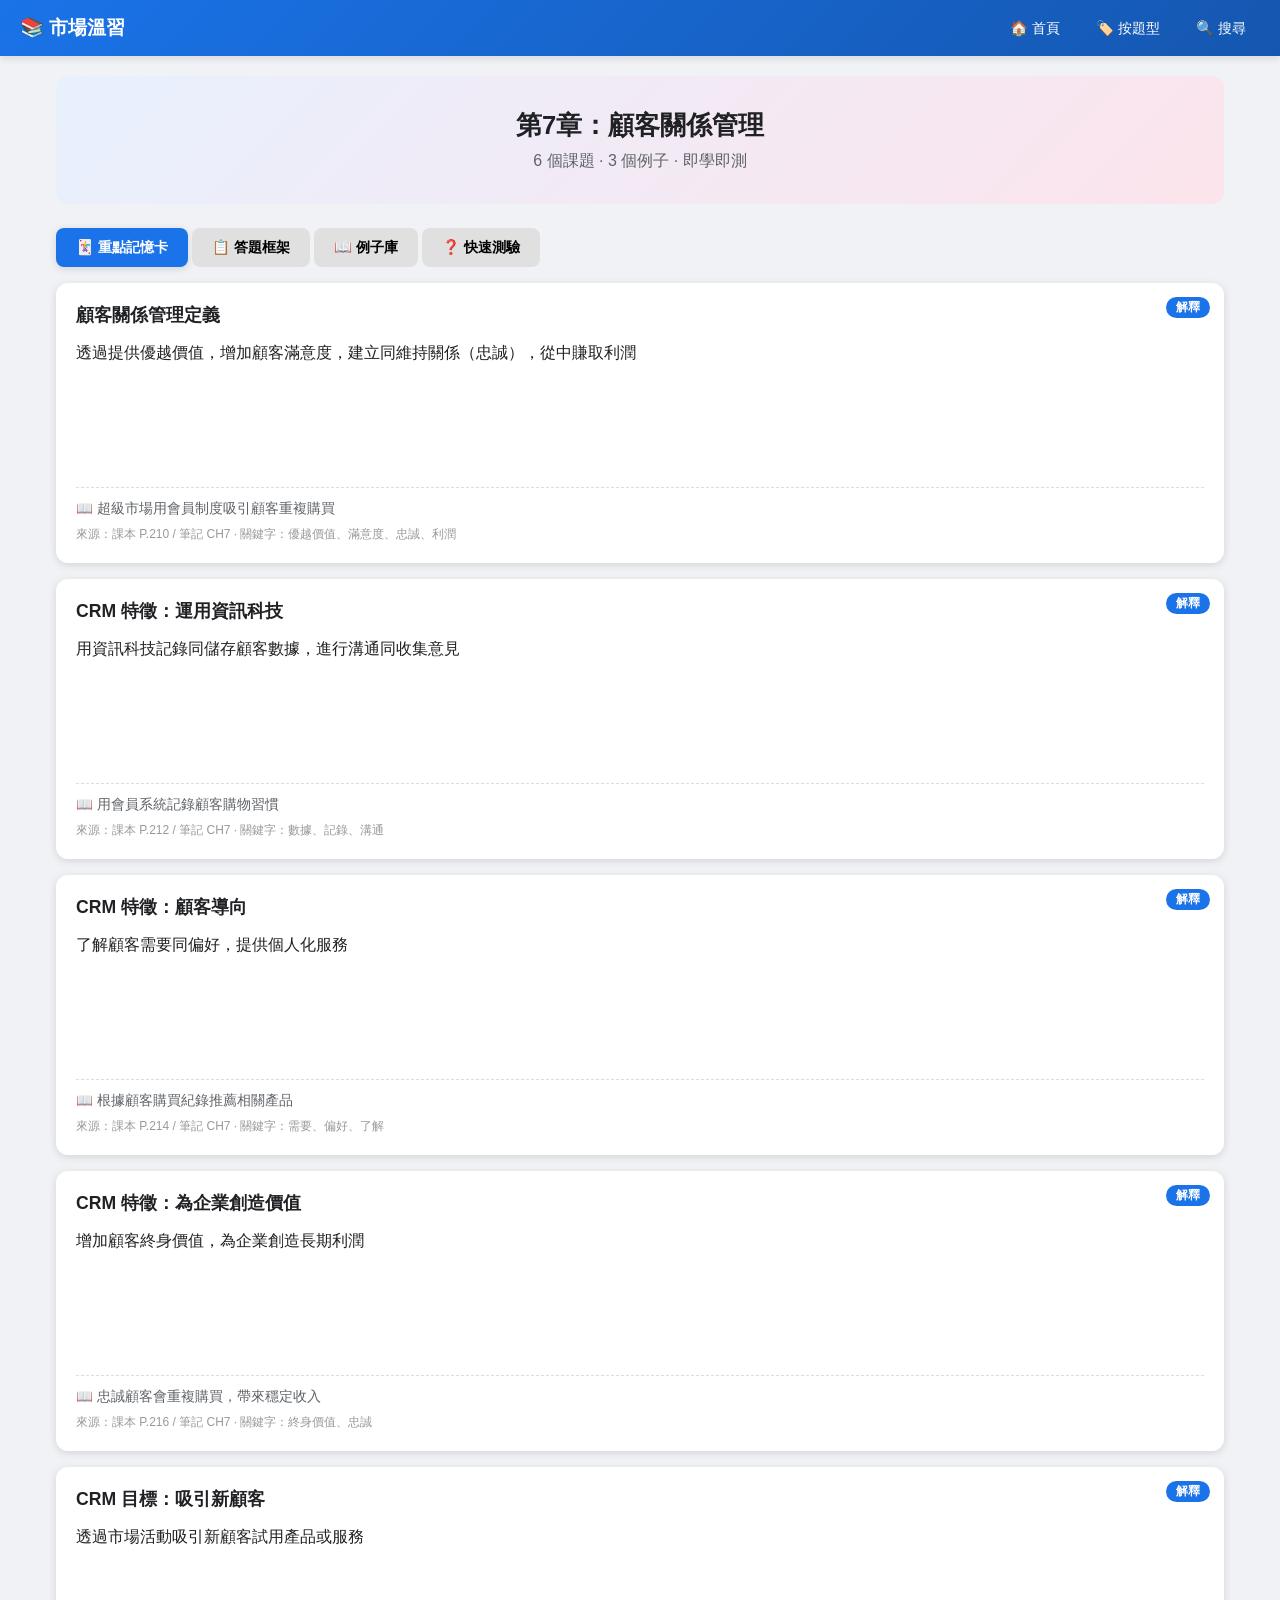
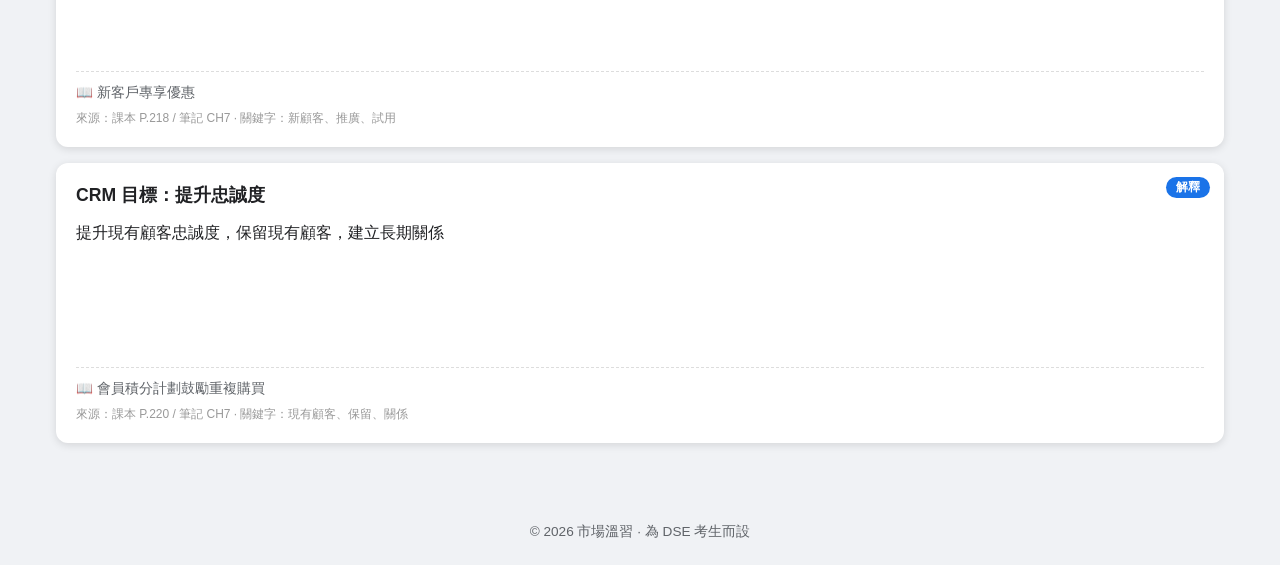
<file: pages/ch7.html>
<!DOCTYPE html>
<html lang="zh-Hant">
<head>
<meta charset="UTF-8">
<meta name="viewport" content="width=device-width,initial-scale=1.0">
<title>CH7 顧客關係管理 | 市場溫習</title>
<link rel="stylesheet" href="../css/style.css">
</head>
<body>
<nav class="nav">
<div class="nav-brand">📚 市場溫習</div>
<div class="nav-links">
<a href="../index.html">🏠 首頁</a>
<a href="qw-filter.html">🏷️ 按題型</a>
<a href="search.html">🔍 搜尋</a>
</div>
</nav>
<main class="main">
<div class="hero">
<h1>第7章：顧客關係管理</h1>
<p>6 個課題 · 3 個例子 · 即學即測</p>
</div>
<div class="tabs">
<button class="tab active" onclick="switchTab('tab-cards',this)">🃏 重點記憶卡</button>
<button class="tab" onclick="switchTab('tab-framework',this)">📋 答題框架</button>
<button class="tab" onclick="switchTab('tab-examples',this)">📖 例子庫</button>
<button class="tab" onclick="switchTab('tab-quiz',this)">❓ 快速測驗</button>
</div>
<div id="tab-cards" class="tab-content active"><div id="flashcards"></div></div>
<div id="tab-framework" class="tab-content"><div id="framework"></div></div>
<div id="tab-examples" class="tab-content"><div id="examples"></div></div>
<div id="tab-quiz" class="tab-content"><div id="quiz-container"></div></div>
</main>
<footer>© 2026 市場溫習 · 為 DSE 考生而設</footer>
<script src="../js/data.js"></script>
<script src="../js/app.js"></script>
</body>
</html>
</file>
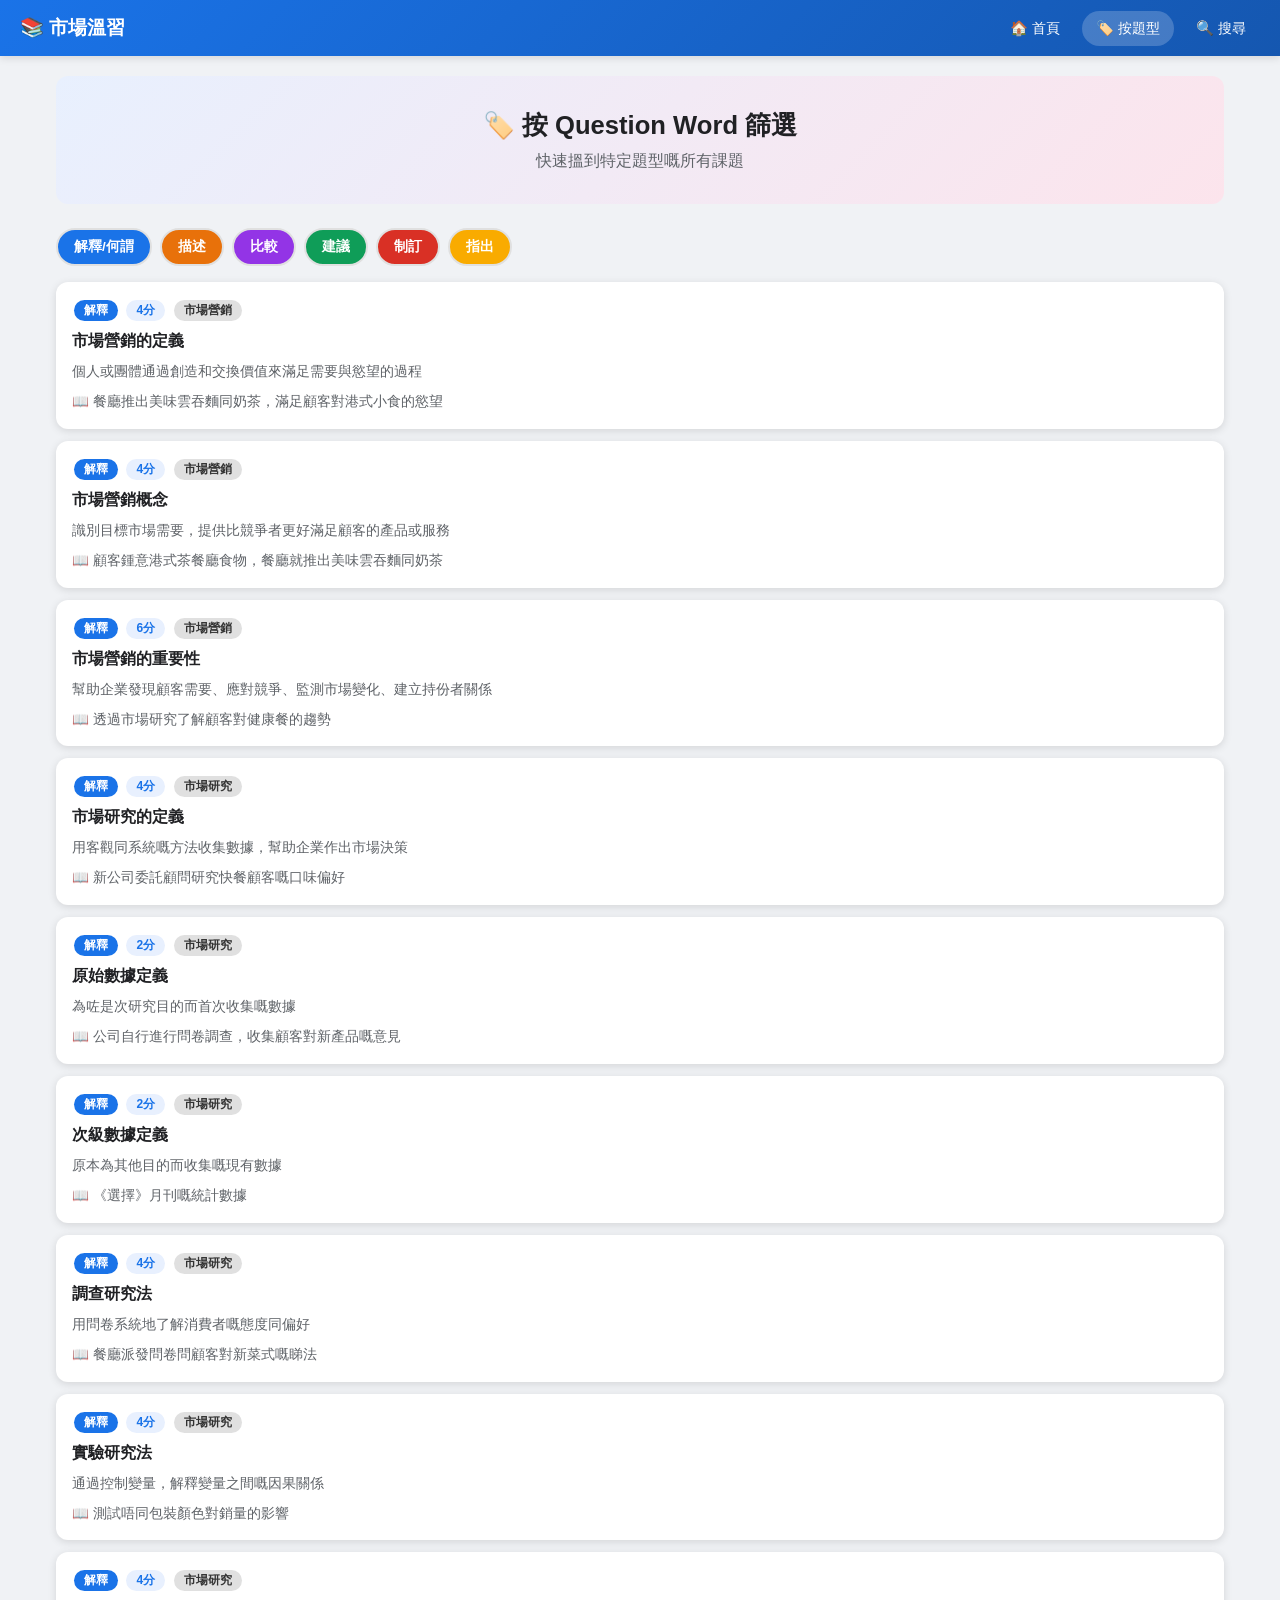
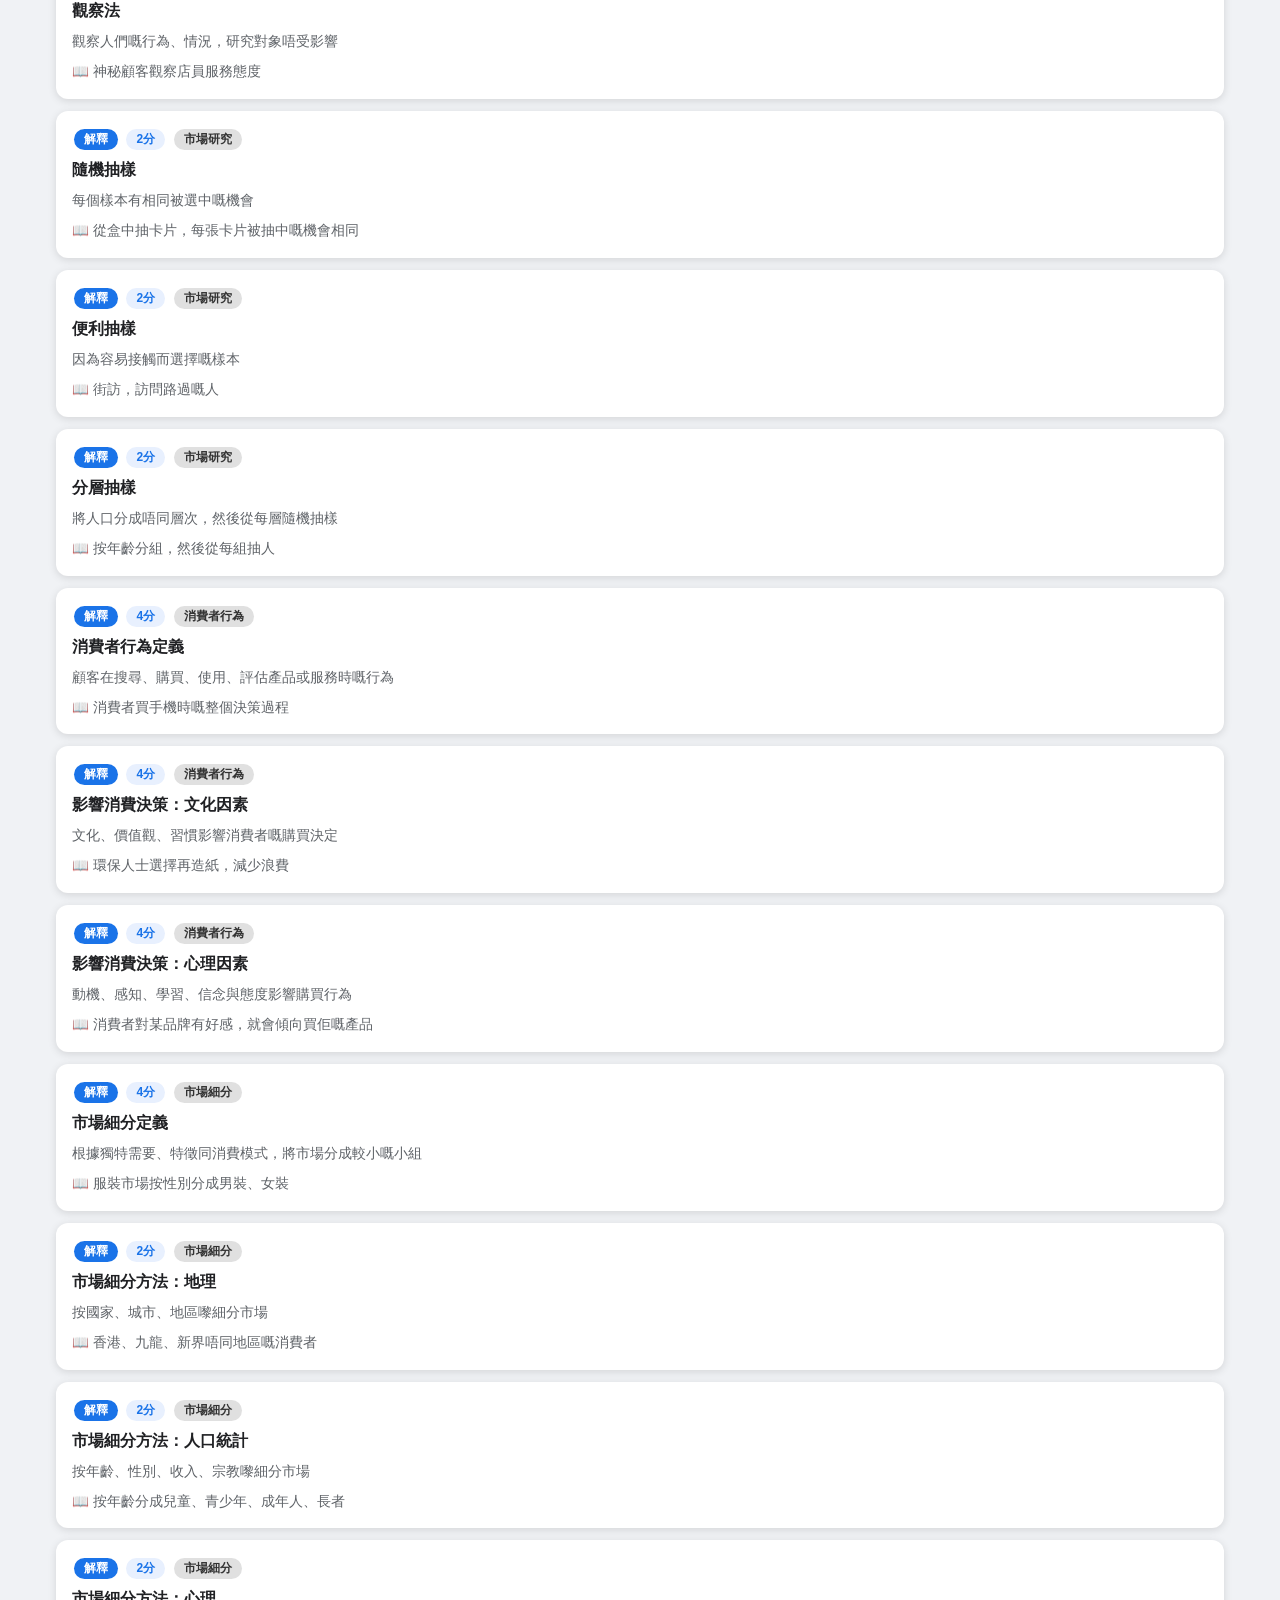
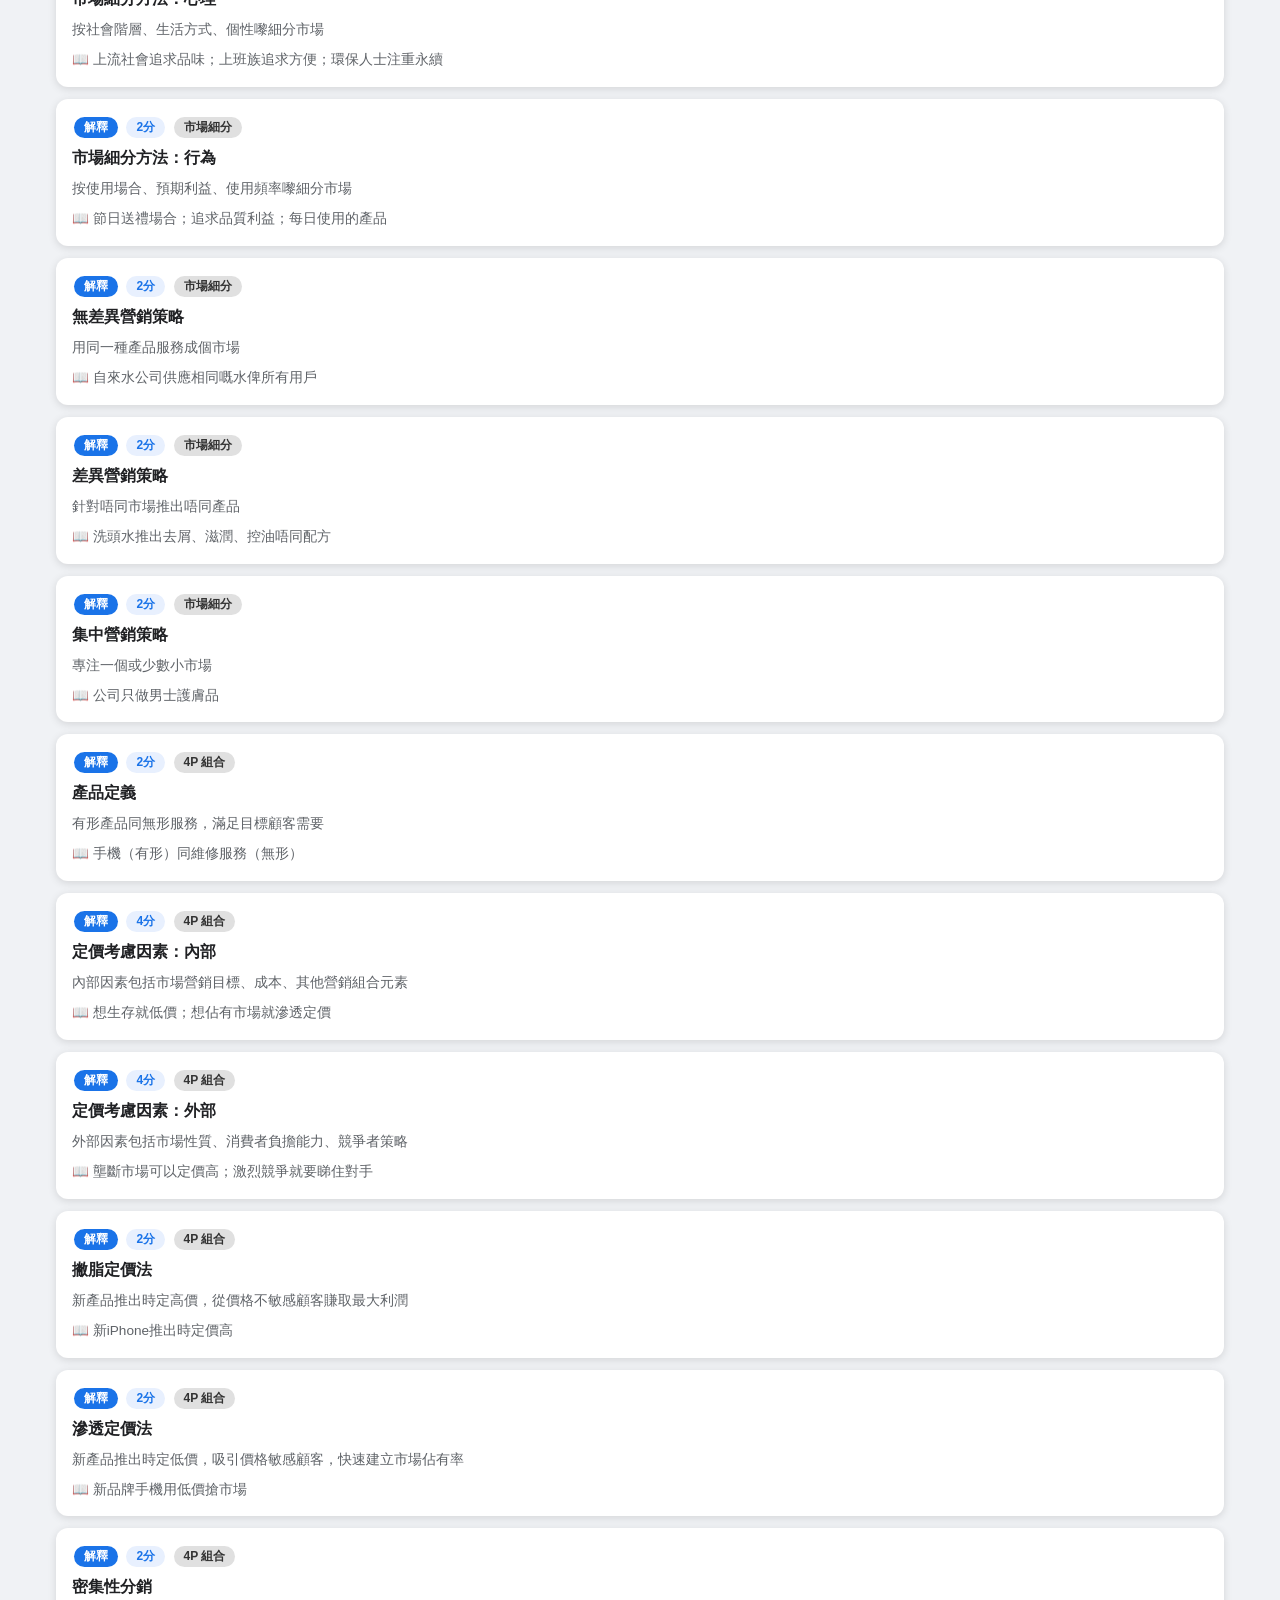
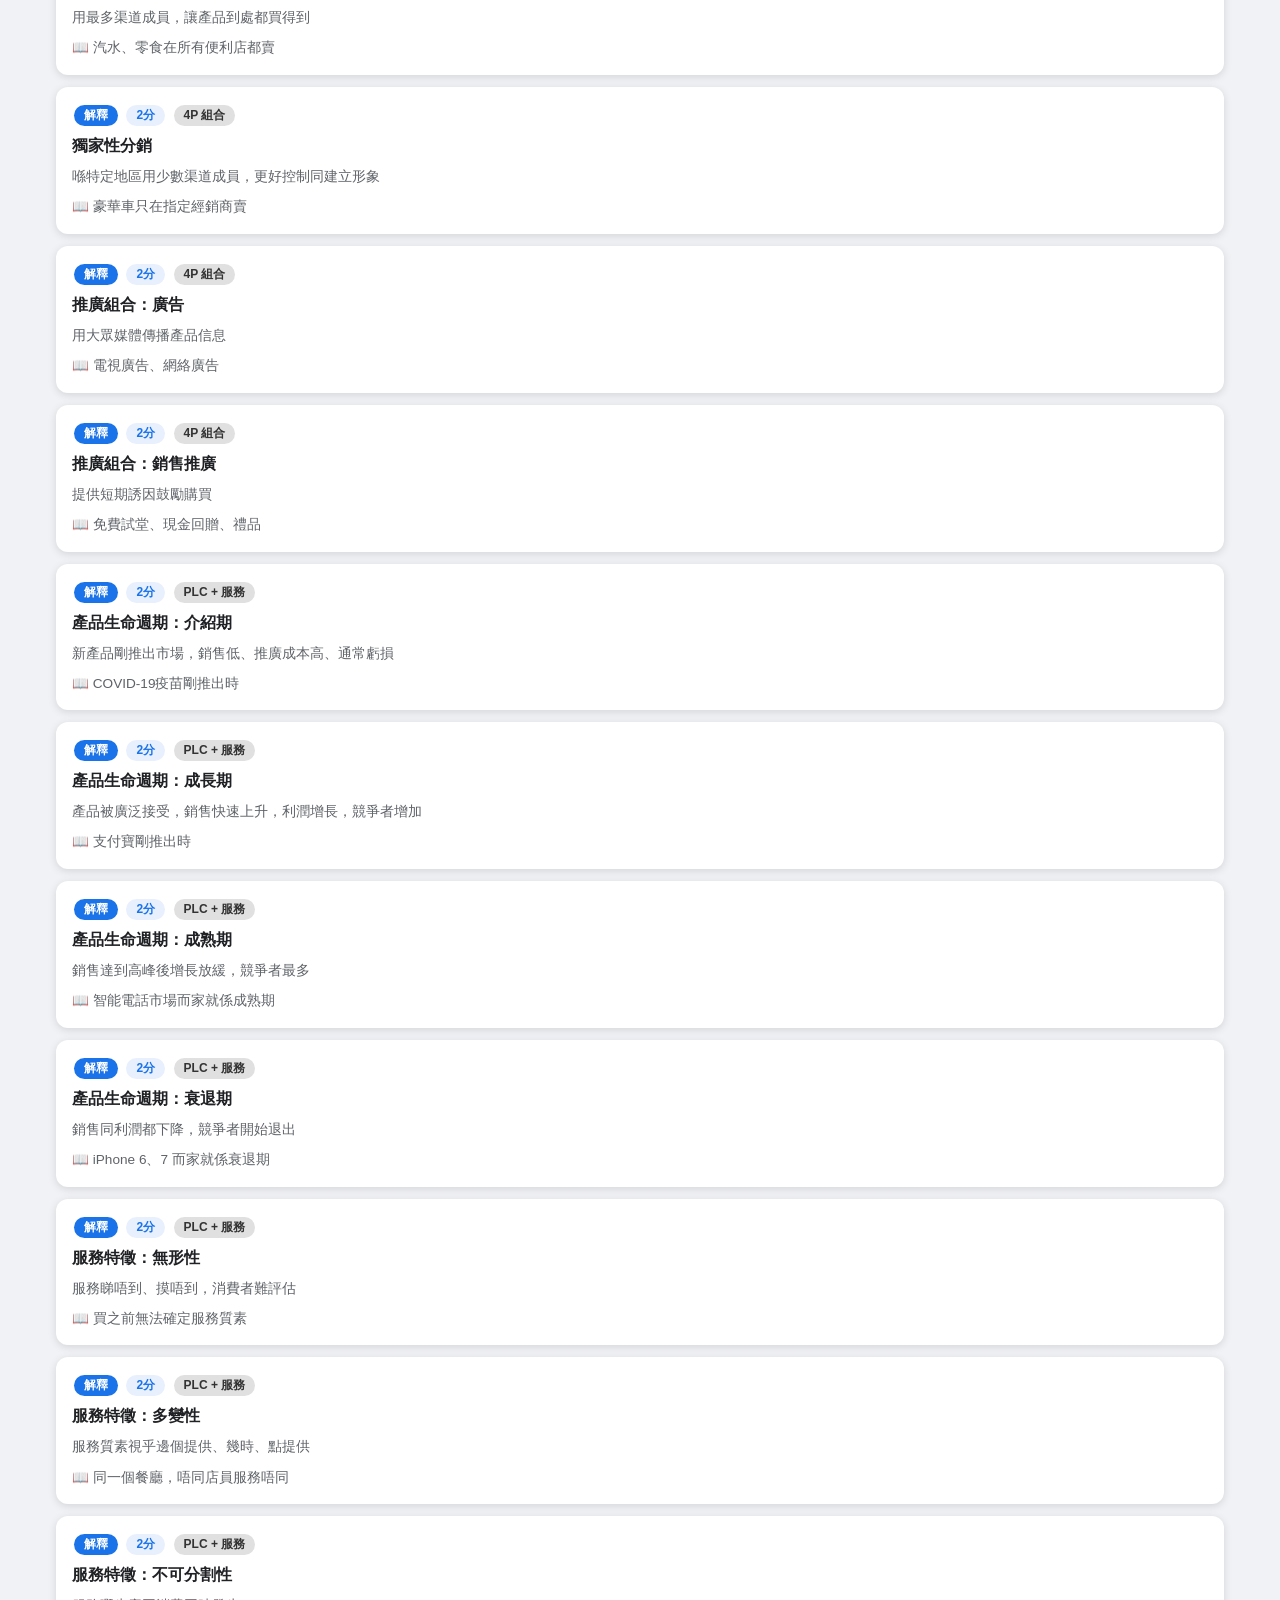
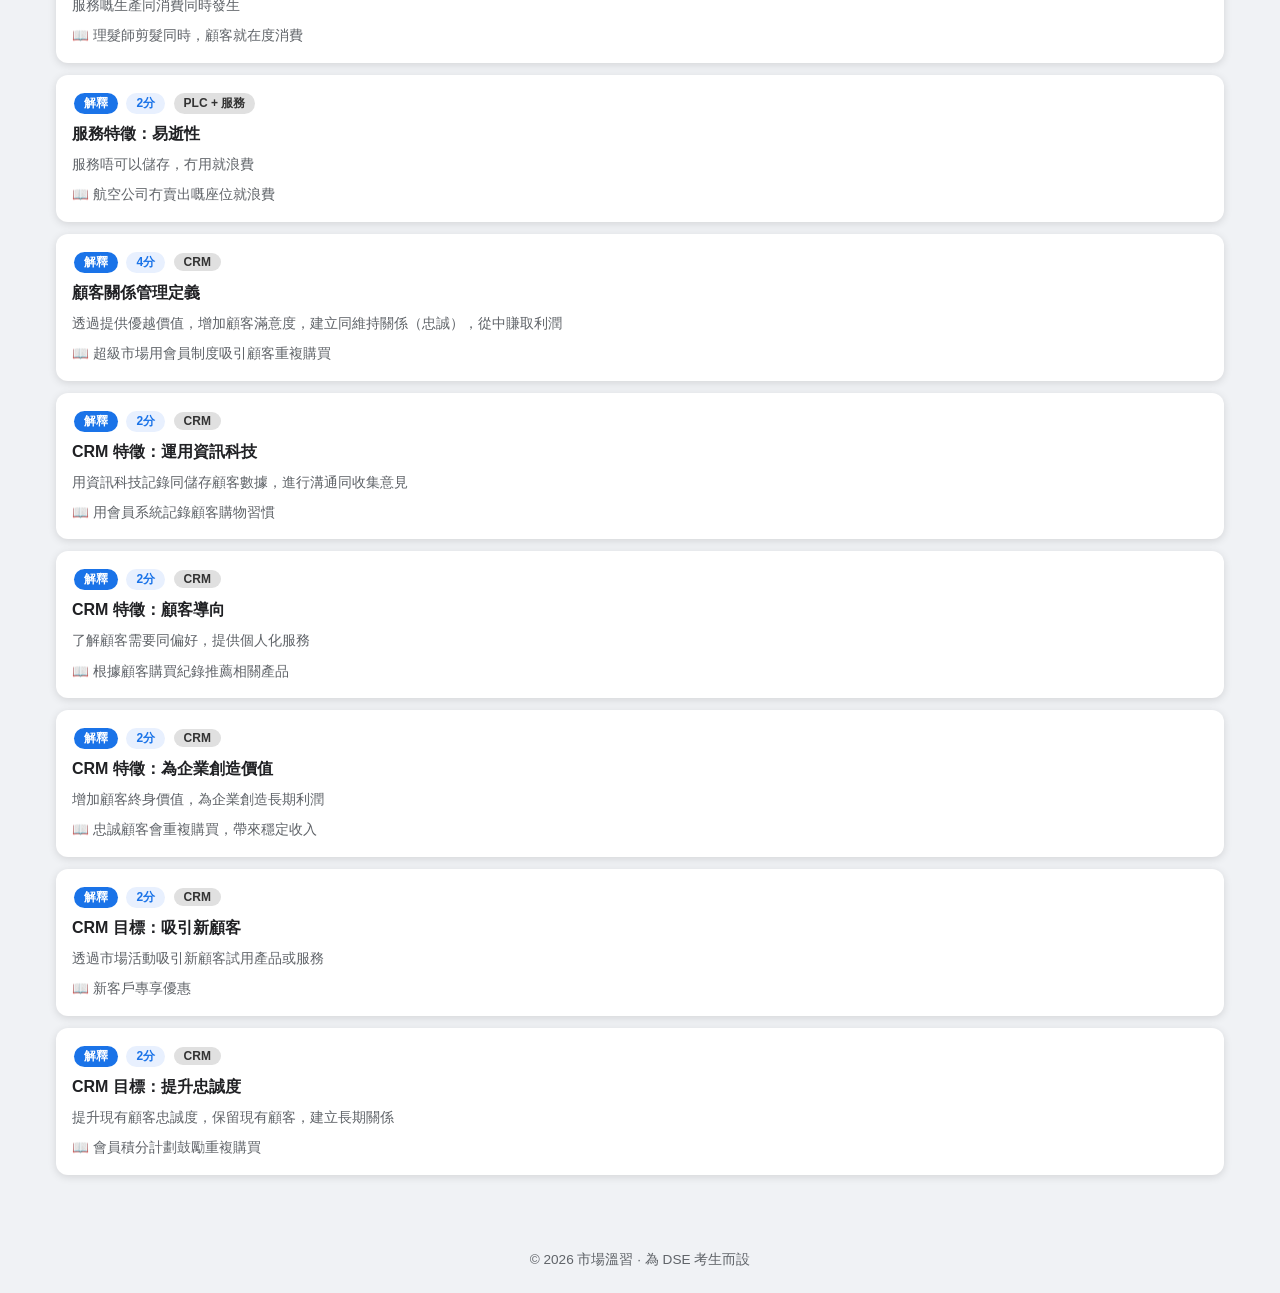
<file: pages/qw-filter.html>
<!DOCTYPE html>
<html lang="zh-Hant">
<head>
<meta charset="UTF-8">
<meta name="viewport" content="width=device-width,initial-scale=1.0">
<title>按題型篩選 | 市場溫習</title>
<link rel="stylesheet" href="../css/style.css">
</head>
<body>
<nav class="nav">
<div class="nav-brand">📚 市場溫習</div>
<div class="nav-links">
<a href="../index.html">🏠 首頁</a>
<a href="qw-filter.html" class="active">🏷️ 按題型</a>
<a href="search.html">🔍 搜尋</a>
</div>
</nav>
<main class="main">
<div class="hero">
<h1>🏷️ 按 Question Word 篩選</h1>
<p>快速搵到特定題型嘅所有課題</p>
</div>
<div id="qw-filter-container"></div>
</main>
<footer>© 2026 市場溫習 · 為 DSE 考生而設</footer>
<script src="../js/data.js"></script>
<script src="../js/app.js"></script>
</body>
</html>
</file>
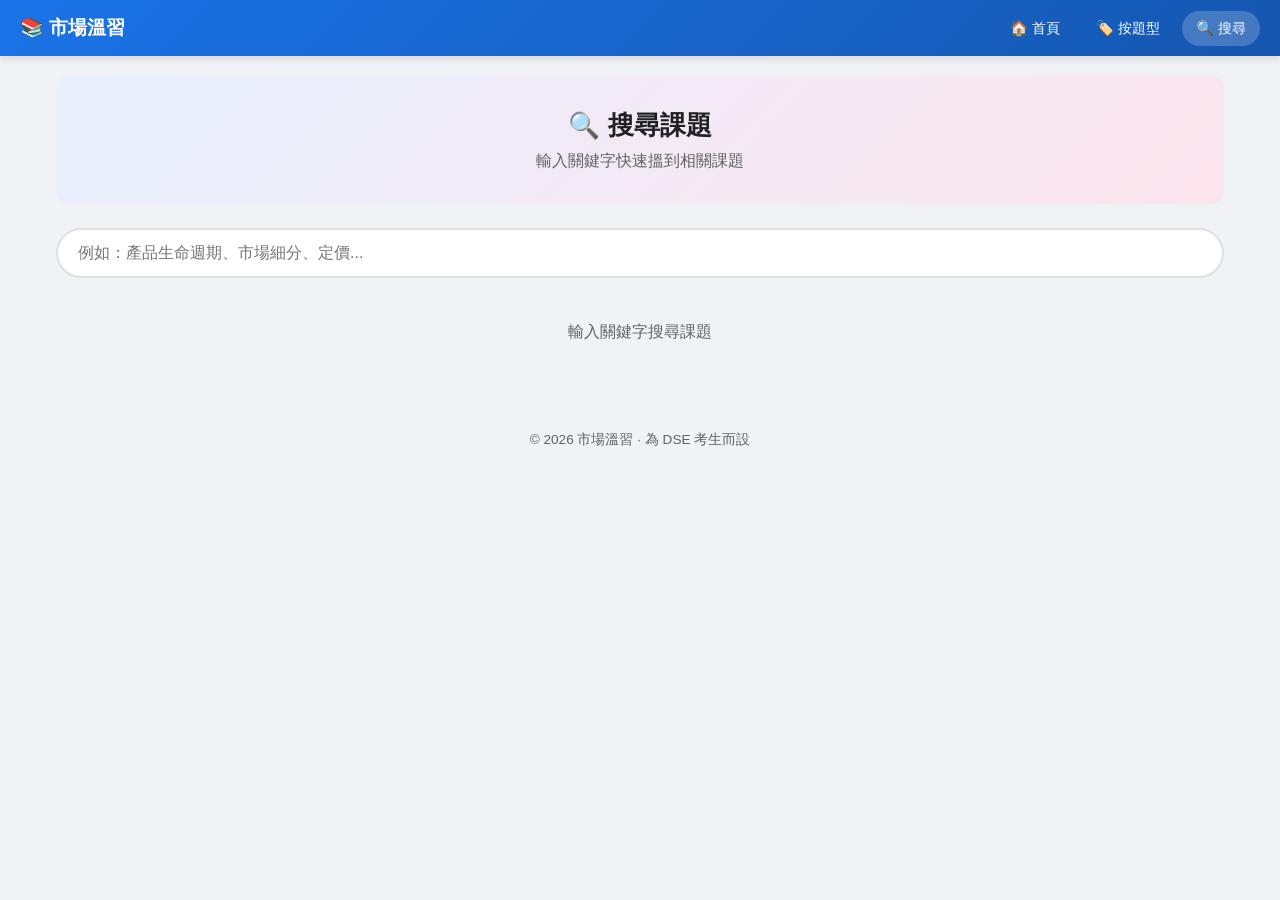
<file: pages/search.html>
<!DOCTYPE html>
<html lang="zh-Hant">
<head>
<meta charset="UTF-8">
<meta name="viewport" content="width=device-width,initial-scale=1.0">
<title>搜尋課題 | 市場溫習</title>
<link rel="stylesheet" href="../css/style.css">
</head>
<body>
<nav class="nav">
<div class="nav-brand">📚 市場溫習</div>
<div class="nav-links">
<a href="../index.html">🏠 首頁</a>
<a href="qw-filter.html">🏷️ 按題型</a>
<a href="search.html" class="active">🔍 搜尋</a>
</div>
</nav>
<main class="main">
<div class="hero">
<h1>🔍 搜尋課題</h1>
<p>輸入關鍵字快速搵到相關課題</p>
</div>
<input type="text" class="search-input" id="search-input" placeholder="例如：產品生命週期、市場細分、定價..." oninput="renderSearch()">
<div id="search-results" style="margin-top:20px"></div>
</main>
<footer>© 2026 市場溫習 · 為 DSE 考生而設</footer>
<script src="../js/data.js"></script>
<script src="../js/app.js"></script>
</body>
</html>
</file>
<file: css/style.css>
:root{--primary:#1a73e8;--accent:#ff6d00;--success:#0f9d58;--danger:#d93025;--bg:#f0f2f5;--card:#fff;--text:#202124;--text2:#5f6368;--shadow:0 2px 8px rgba(0,0,0,.12);--shadow-lg:0 8px 24px rgba(0,0,0,.18);--radius:12px}
*{margin:0;padding:0;box-sizing:border-box}
body{font-family:'PingFang TC','Microsoft JhengHei',sans-serif;background:var(--bg);color:var(--text);min-height:100vh}
.nav{position:fixed;top:0;left:0;right:0;height:56px;background:linear-gradient(135deg,var(--primary),#1557b0);color:#fff;display:flex;align-items:center;padding:0 20px;z-index:1000;box-shadow:var(--shadow)}
.nav-brand{font-size:1.2rem;font-weight:700;display:flex;align-items:center;gap:8px}
.nav-links{display:flex;gap:8px;margin-left:auto;flex-wrap:wrap}
.nav-links a{color:#fff;text-decoration:none;padding:8px 14px;border-radius:20px;font-size:.9rem;transition:background .2s}
.nav-links a:hover,.nav-links a.active{background:rgba(255,255,255,.2)}
.main{padding:76px 16px 40px;max-width:1200px;margin:0 auto}
.hero{text-align:center;padding:32px 16px;background:linear-gradient(135deg,#e8f0fe,#fce4ec);border-radius:var(--radius);margin-bottom:24px}
.hero h1{font-size:1.6rem;margin-bottom:8px}
.hero p{color:var(--text2)}
.grid{display:grid;grid-template-columns:repeat(auto-fill,minmax(280px,1fr));gap:16px}
.card{background:var(--card);border-radius:var(--radius);box-shadow:var(--shadow);overflow:hidden;transition:transform .2s,box-shadow .2s;cursor:pointer}
.card:hover{transform:translateY(-4px);box-shadow:var(--shadow-lg)}
.card-head{padding:16px;color:#fff;display:flex;align-items:center;gap:10px}
.card-head .icon{font-size:1.5rem}
.card-head .ch-num{font-size:.8rem;opacity:.85}
.card-head h3{font-size:1rem;font-weight:600}
.card-body{padding:16px}
.card-body p{font-size:.9rem;color:var(--text2);line-height:1.6}
.badge{display:inline-block;padding:2px 10px;border-radius:12px;font-size:.75rem;font-weight:600;margin:2px}
.badge-qw{color:#fff}
.badge-marks{background:#e8f0fe;color:var(--primary)}
.tabs{display:flex;gap:4px;margin-bottom:16px;flex-wrap:wrap}
.tab{padding:10px 20px;border:none;background:#e0e0e0;border-radius:8px;cursor:pointer;font-size:.9rem;font-weight:600;transition:all .2s}
.tab.active{background:var(--primary);color:#fff;box-shadow:var(--shadow)}
.tab-content{display:none}
.tab-content.active{display:block;animation:fadeIn .3s}
@keyframes fadeIn{from{opacity:0;transform:translateY(8px)}to{opacity:1;transform:none}}
.flashcard{perspective:1000px;height:280px;margin-bottom:16px;cursor:pointer}
.flashcard-inner{position:relative;width:100%;height:100%;transition:transform .6s;transform-style:preserve-3d}
.flashcard.flipped .flashcard-inner{transform:rotateY(180deg)}
.flashcard-face{position:absolute;width:100%;height:100%;backface-visibility:hidden;border-radius:var(--radius);padding:20px;box-shadow:var(--shadow);display:flex;flex-direction:column}
.flashcard-front{background:var(--card)}
.flashcard-back{background:linear-gradient(135deg,#e8f0fe,#fff);transform:rotateY(180deg)}
.flashcard .qw-tag{position:absolute;top:12px;right:12px}
.flashcard h4{font-size:1.1rem;margin-bottom:12px;padding-right:80px}
.flashcard .point{font-size:1rem;line-height:1.8;margin-bottom:8px}
.flashcard .example{font-size:.85rem;color:var(--text2);margin-top:auto;padding-top:12px;border-top:1px dashed #ddd}
.flashcard .source{font-size:.75rem;color:#999;margin-top:8px}
.progress-bar{height:6px;background:#e0e0e0;border-radius:3px;overflow:hidden;margin-top:8px}
.progress-fill{height:100%;background:linear-gradient(90deg,var(--primary),var(--success));transition:width .3s}
.quiz-opt{display:block;width:100%;padding:14px 16px;margin-bottom:10px;border:2px solid #e0e0e0;border-radius:10px;background:var(--card);cursor:pointer;font-size:.95rem;text-align:left;transition:all .2s}
.quiz-opt:hover{border-color:var(--primary)}
.quiz-opt.correct{border-color:var(--success);background:#e6f4ea}
.quiz-opt.wrong{border-color:var(--danger);background:#fce8e6}
.result-box{padding:16px;border-radius:10px;margin:12px 0;text-align:center;font-weight:600}
.filter-bar{display:flex;gap:8px;flex-wrap:wrap;margin-bottom:16px}
.filter-btn{padding:8px 16px;border:2px solid #e0e0e0;border-radius:20px;background:var(--card);cursor:pointer;font-size:.85rem;font-weight:600;transition:all .2s}
.filter-btn.active{color:#fff;border-color:transparent}
.search-input{width:100%;padding:14px 20px;border:2px solid #e0e0e0;border-radius:30px;font-size:1rem;outline:none;transition:border .2s}
.search-input:focus{border-color:var(--primary)}
footer{text-align:center;padding:24px;color:var(--text2);font-size:.85rem}
@media(max-width:600px){.nav-links a{padding:6px 10px;font-size:.8rem}.hero h1{font-size:1.3rem}.grid{grid-template-columns:1fr}}
@media(prefers-reduced-motion:reduce){*{transition:none!important;animation:none!important}}
</file>
